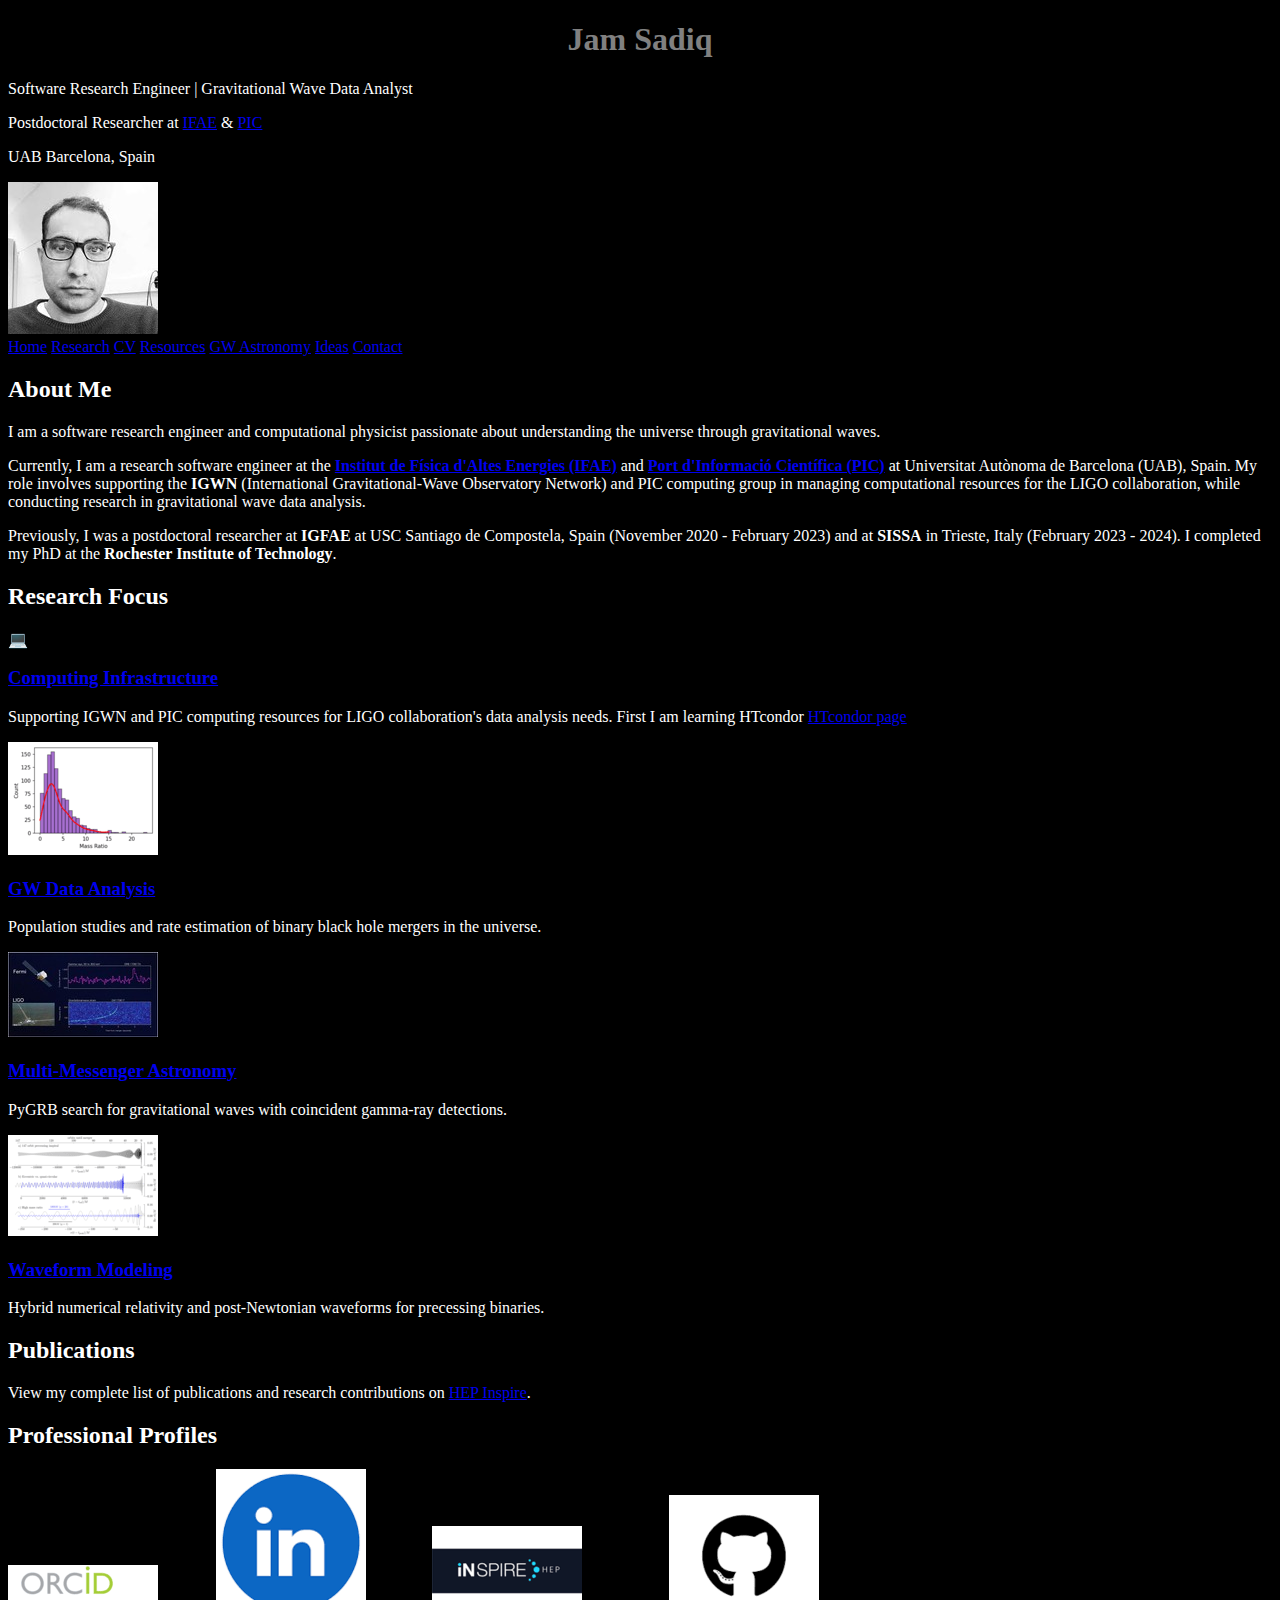
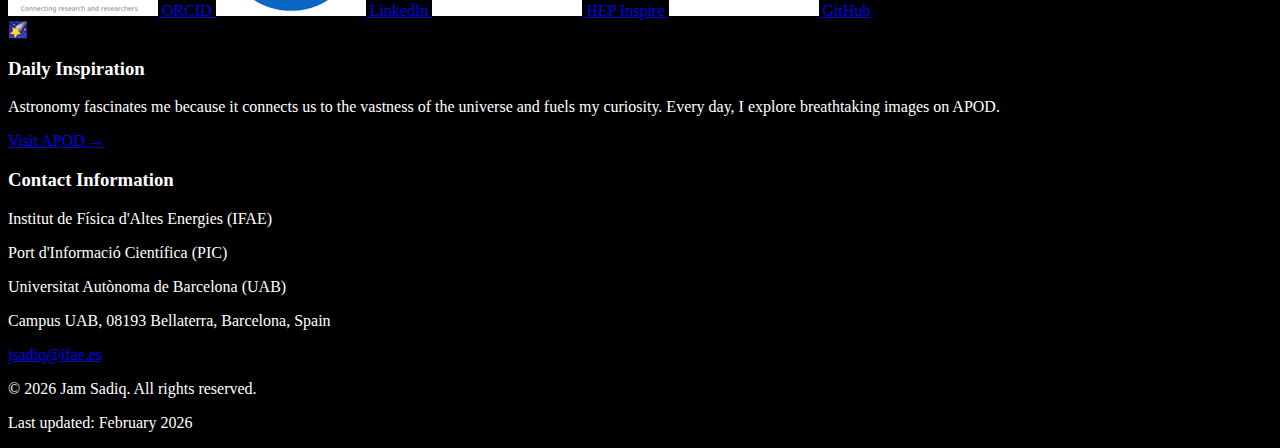
<file: index.html>
<!DOCTYPE html>
<html lang="en">
<head>
    <meta charset="UTF-8">
    <meta name="viewport" content="width=device-width, initial-scale=1.0">
    <meta name="description" content="Jam Sadiq - Computational Physicist and Gravitational Wave Researcher at SISSA, Trieste">
    <meta name="keywords" content="Jam Sadiq, gravitational waves, computational physics, SISSA, astrophysics">
    <meta name="author" content="Jam Sadiq">
    
    <title>Jam Sadiq | Computational Physicist & Gravitational Wave Researcher</title>
    
    <!-- Stylesheet -->
    <link rel="stylesheet" href="assets/css/style.css">
    
    <!-- Google Fonts -->
    <link rel="preconnect" href="https://fonts.googleapis.com">
    <link rel="preconnect" href="https://fonts.gstatic.com" crossorigin>
    <link href="https://fonts.googleapis.com/css2?family=Inter:wght@300;400;500;600;700&family=Playfair+Display:wght@700&display=swap" rel="stylesheet">
    
    <!--[if lt IE 9]>
        <script src="assets/js/html5shiv.js"></script>
    <![endif]-->
</head>
<body>
    <!-- Header Section -->
    <header class="site-header">
        <div class="header-content">
            <div class="header-text">
                <h1 class="site-title">Jam Sadiq</h1>
                <p class="site-subtitle">Software Research Engineer | Gravitational Wave Data Analyst</p>
                <p class="institution">Postdoctoral Researcher at <a href="https://www.ifae.es/" target="_blank" rel="noopener" class="header-link">IFAE</a> & <a href="https://www.pic.es" target="_blank" rel="noopener" class="header-link">PIC</a></p>
                <p class="institution-sub">UAB Barcelona, Spain</p>
            </div>
            <div class="header-image">
                <img src="assets/images/jam_ifae_photo.jpeg" alt="Jam Sadiq - Profile Photo">
            </div>
        </div>
    </header>

    <!-- Navigation -->
    <nav class="main-nav" id="mainnav">
        <div class="nav-container">
            <a href="index.html" class="nav-link active">Home</a>
            <a href="pages/research.html" class="nav-link">Research</a>
            <a href="assets/files/CV_Jam.pdf" class="nav-link" target="_blank">CV</a>
            <a href="pages/astronomy-resources.html" class="nav-link">Resources</a>
            <a href="pages/gravitational-waves.html" class="nav-link">GW Astronomy</a>
            <a href="pages/cool-ideas.html" class="nav-link">Ideas</a>
            <a href="pages/contact.html" class="nav-link">Contact</a>
        </div>
    </nav>

    <!-- Main Content -->
    <main class="main-content">
        <div class="content-wrapper">
            <!-- Main Content Area -->
            <div class="main-column">
                <div class="container">
                    
                    <!-- About Section -->
                    <section class="about-section">
                        <h2 class="section-title">About Me</h2>
                        <div class="about-content">
                            <p class="lead-text">
                                I am a software research engineer and computational physicist passionate about understanding the universe through gravitational waves.
                            </p>
                            <p>
                                Currently, I am a research software engineer at the <strong><a href="https://www.ifae.es/" target="_blank" rel="noopener">Institut de Física d'Altes Energies (IFAE)</a></strong> and <strong><a href="https://www.pic.es" target="_blank" rel="noopener">Port d'Informació Científica (PIC)</a></strong> at Universitat Autònoma de Barcelona (UAB), Spain. My role involves supporting the <strong>IGWN</strong> (International Gravitational-Wave Observatory Network) and PIC computing group in managing computational resources for the LIGO collaboration, while conducting research in gravitational wave data analysis.
                            </p>
                            <p>
                                Previously, I was a postdoctoral researcher at <strong>IGFAE</strong> at USC Santiago de Compostela, Spain (November 2020 - February 2023) and at <strong>SISSA</strong> in Trieste, Italy (February 2023 - 2024). I completed my PhD at the <strong>Rochester Institute of Technology</strong>.
                            </p>
                        </div>
                    </section>

                    <!-- Research Highlights -->
                    <section class="research-section">
                        <h2 class="section-title">Research Focus</h2>
                        <div class="research-grid">
                            <div class="research-card">
                                <div class="card-icon">💻</div>
				<h3><a href="pages/computing-infrastructure.html">Computing Infrastructure</a></h3>
                                <p>Supporting IGWN and PIC computing resources for LIGO collaboration's data analysis needs. First I am learning HTcondor <a href="pages/htcondor_notes.html">HTcondor page</a></p>
                            </div>
                            <div class="research-card">
				    <!-- <div class="card-icon">🌌</div> -->
				    <img src="assets/images/gw_statistics.png" alt="Statistical Analysis" class="card-icon-img">
				     <h3><a href="pages/gw-data-analysis.html">GW Data Analysis</a></h3>
                                <p>Population studies and rate estimation of binary black hole mergers in the universe.</p>
                            </div>
                            <div class="research-card">
				    <!--<div class="card-icon">💫</div>  -->
				    <img src="assets/images/multimessenger.jpg" alt="Multi-messenger Astronomy" class="card-icon-img">
				    <h3><a href="pages/multi-messenger-astronomy.html">Multi-Messenger Astronomy</a></h3>
                                <p>PyGRB search for gravitational waves with coincident gamma-ray detections.</p>
                            </div>
                            <div class="research-card">
				    <!-- <div class="card-icon">🔬</div> -->
				    <img src="assets/images/gw_waveform.png" alt="Gravitational Waveform" class="card-icon-img">
                                <h3><a href="pages/waveform-modeling.html">Waveform Modeling</a></h3>
				    <p>Hybrid numerical relativity and post-Newtonian waveforms for precessing binaries.</p>
                            </div>
                        </div>
                    </section>

                    <!-- Publications -->
                    <section class="publications-section">
                        <h2 class="section-title">Publications</h2>
                        <p>
                            View my complete list of publications and research contributions on 
                            <a href="https://inspirehep.net/authors/1847276" class="external-link" target="_blank" rel="noopener">HEP Inspire</a>.
                        </p>
                    </section>

                    <!-- Professional Links -->
                    <section class="links-section">
                        <h2 class="section-title">Professional Profiles</h2>
                        <div class="links-grid">
                            <a href="https://orcid.org/0000-0001-5931-3624" class="profile-link" target="_blank" rel="noopener">
				  <!--  <span class="link-icon">🆔</span> -->
				  <img src="assets/images/orcidlogo.png" alt="ORCID" class="link-icon-img">
                                <span class="link-text">ORCID</span>
                            </a>
                            <a href="https://www.linkedin.com/in/jam-sadiq-65468b65/" class="profile-link" target="_blank" rel="noopener">
				    <!-- <span class="link-icon">💼</span> -->
				    <img src="assets/images/linkedInlogo.png" alt="LinkedIn" class="link-icon-img">
                                <span class="link-text">LinkedIn</span>
                            </a>
                            <a href="https://inspirehep.net/authors/1847276" class="profile-link" target="_blank" rel="noopener">
				    <!-- <span class="link-icon">📚</span> -->
				    <img src="assets/images/hepinspirelogo.png" alt="HEP Inspire" class="link-icon-img">
                                <span class="link-text">HEP Inspire</span>
                            </a>
                            <a href="https://github.com/jam-sadiq" class="profile-link" target="_blank" rel="noopener">
				   <!--  <span class="link-icon">💻</span> -->
				   <img src="assets/images/githublogo.png" alt="GitHub" class="link-icon-img">
                                <span class="link-text">GitHub</span>
                            </a>
                        </div>
                    </section>

                </div>
            </div>

            <!-- Sidebar -->
            <aside class="sidebar">
                <div class="sidebar-card apod-card">
                    <div class="sidebar-icon">🌠</div>
                    <h3>Daily Inspiration</h3>
                    <p class="sidebar-text">
                        Astronomy fascinates me because it connects us to the vastness of the universe and fuels my curiosity. Every day, I explore breathtaking images on APOD.
                    </p>
                    <a href="http://apod.nasa.gov/apod" target="_blank" rel="noopener" class="sidebar-button">
                        Visit APOD →
                    </a>
                </div>
            </aside>

        </div>
    </main>

    <!-- Footer -->
    <footer class="site-footer">
        <div class="footer-content">
            <div class="footer-info">
                <h3>Contact Information</h3>
                <p class="institution-full">Institut de Física d'Altes Energies (IFAE)</p>
                <p class="institution-full">Port d'Informació Científica (PIC)</p>
                <p>Universitat Autònoma de Barcelona (UAB)</p>
                <p>Campus UAB, 08193 Bellaterra, Barcelona, Spain</p>
                <p>
                    <a href="mailto:jsadiq@ifae.es">jsadiq@ifae.es</a>
                </p>
            </div>
            <div class="footer-bottom">
                <p>&copy; 2026 Jam Sadiq. All rights reserved.</p>
                <p class="footer-note">Last updated: February 2026</p>
            </div>
        </div>
    </footer>

</body>
</html>
</file>
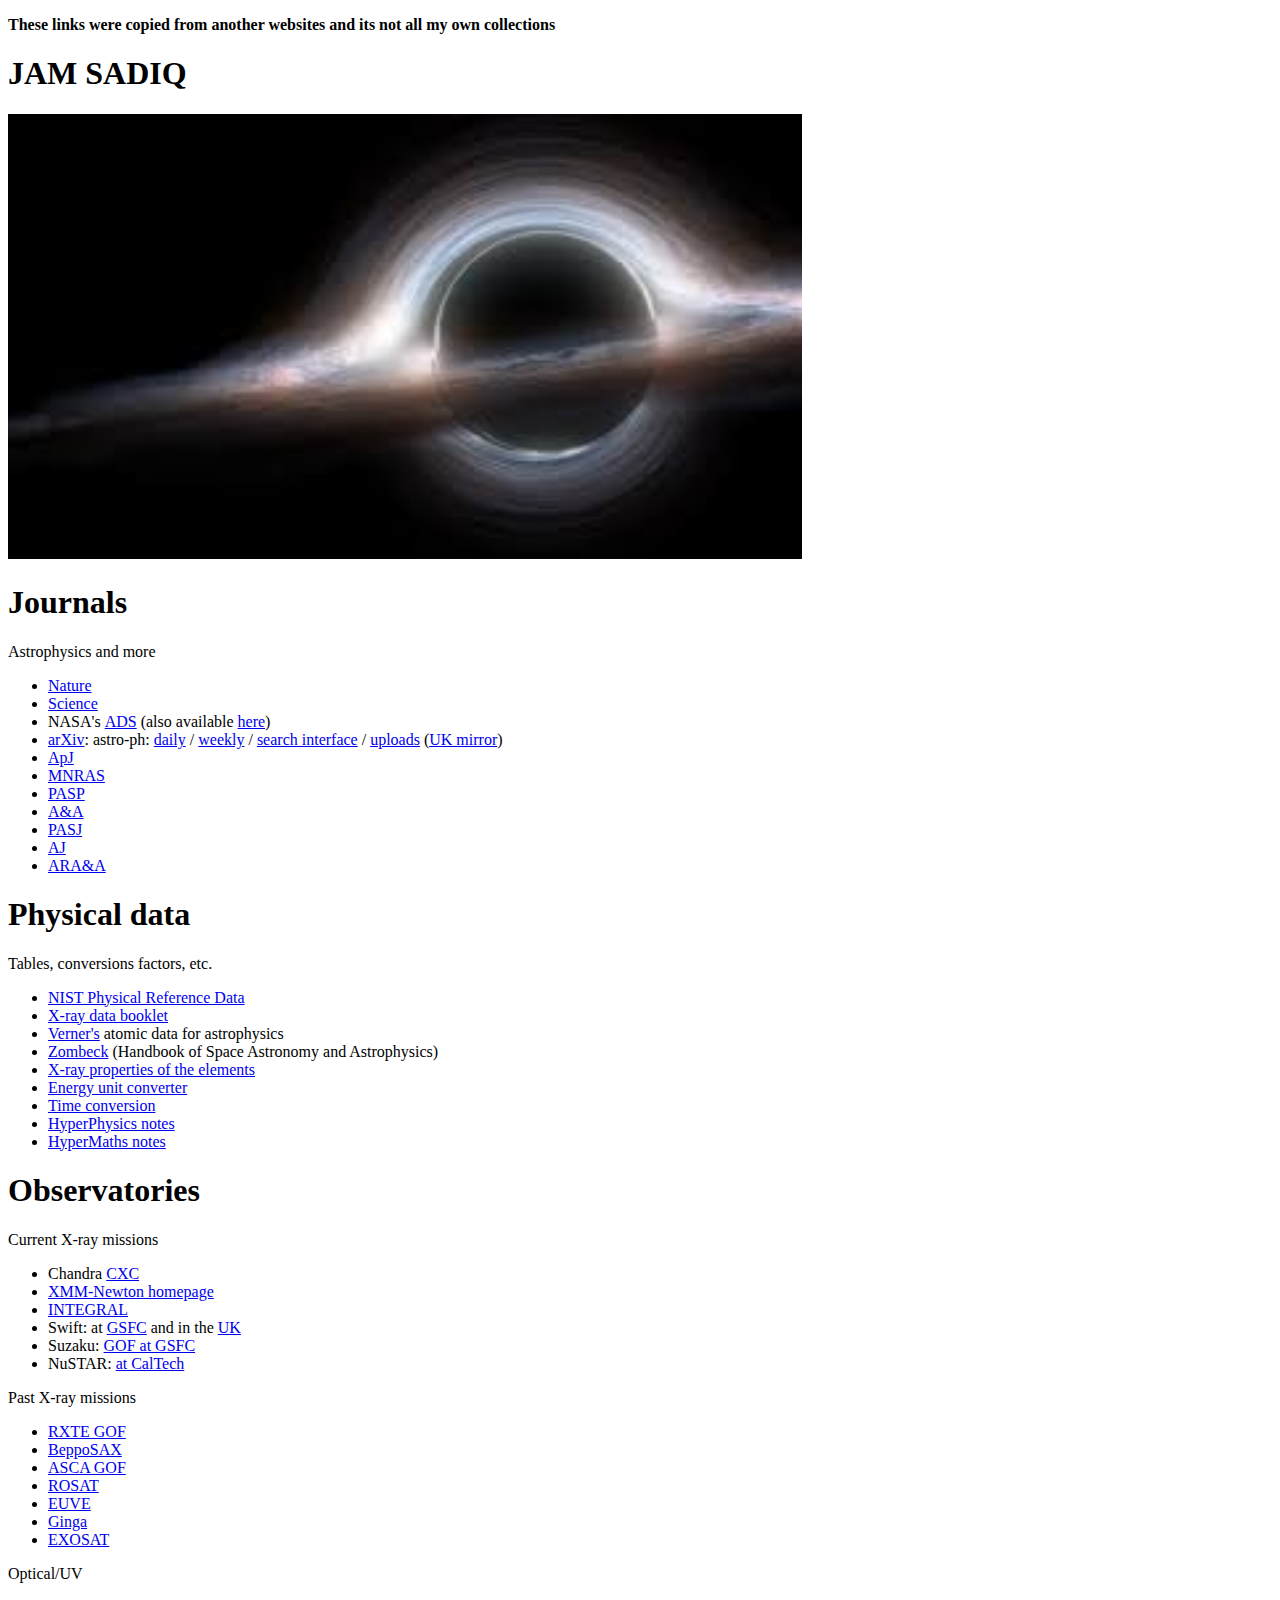
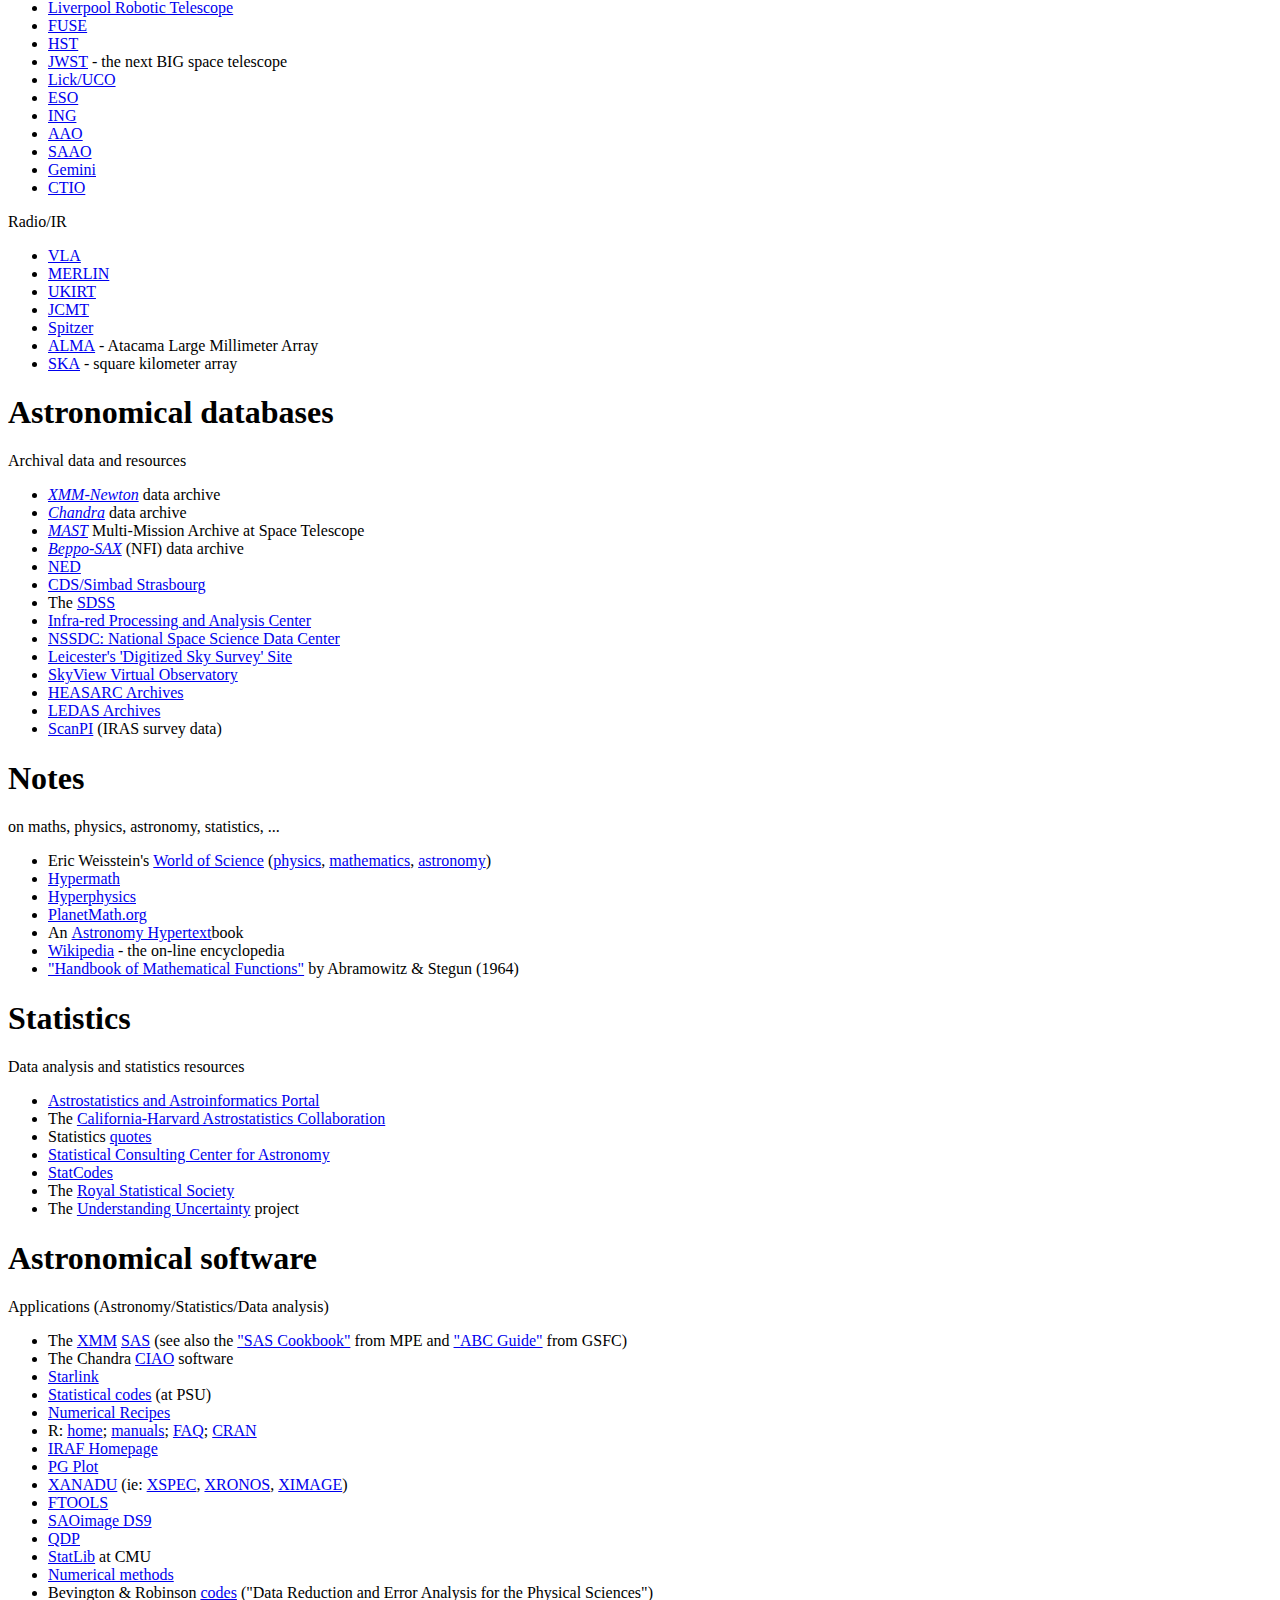
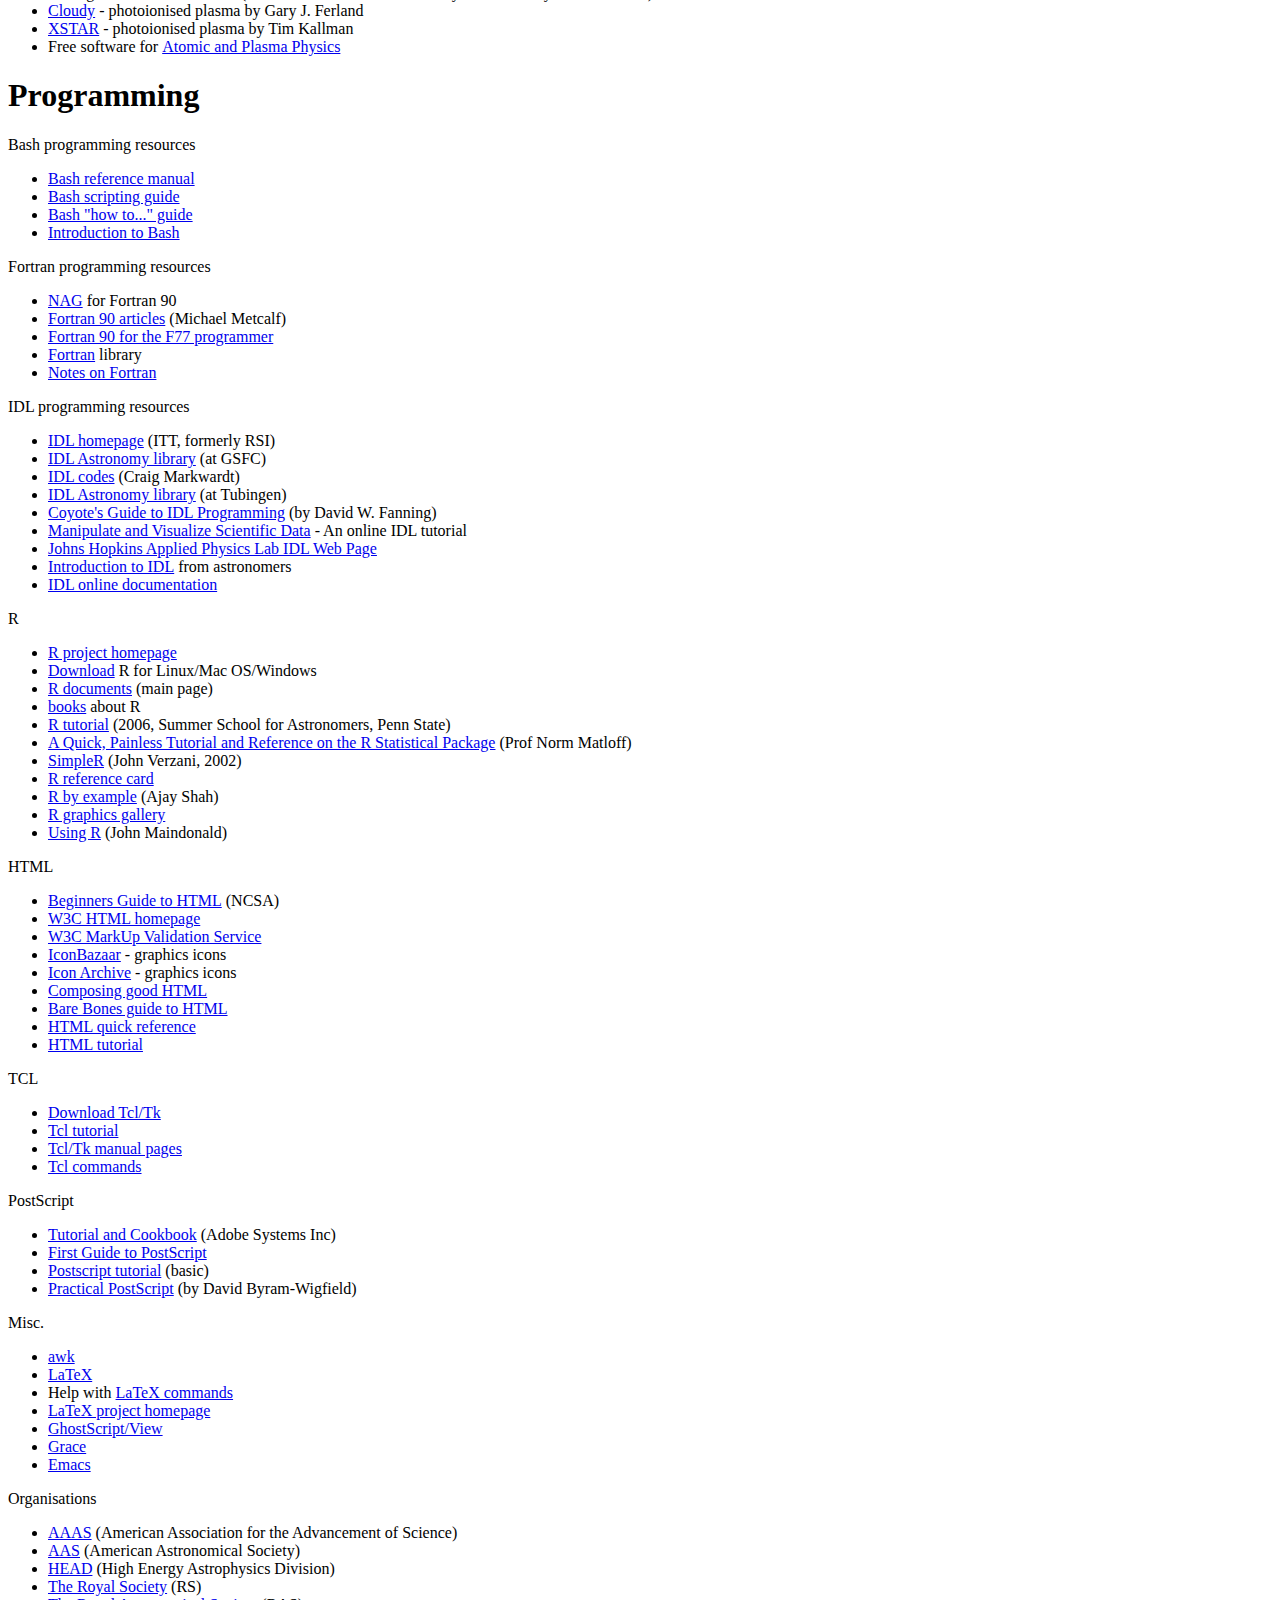
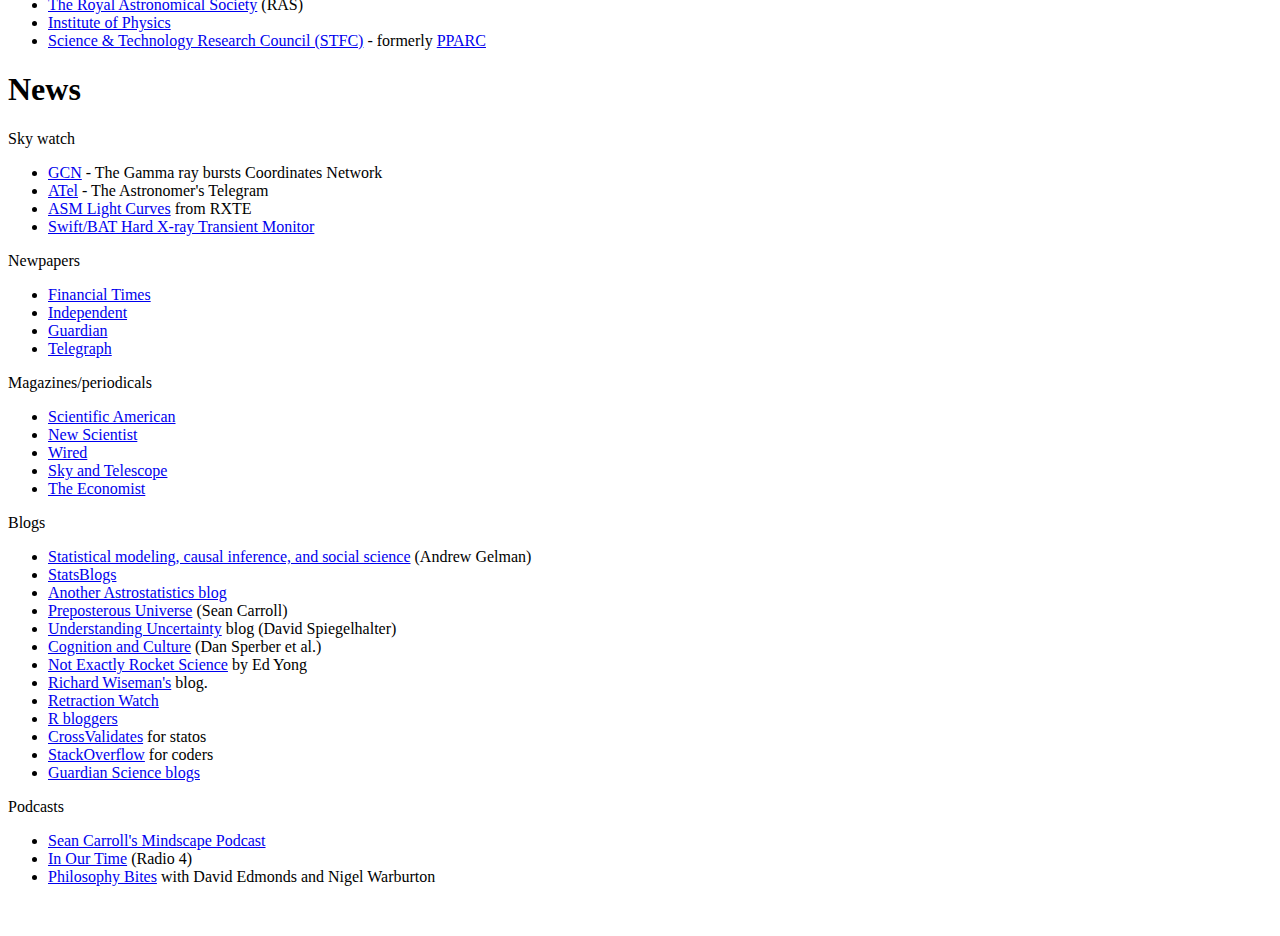
<file: pages/astronomy-resources.html>
<!doctype html>
<html>
<head>
<meta charset="UTF-8">
<title>astronomy useful links</title>
</head>

<body>
<p><strong>These links were copied from another websites and its not all my own collections</strong></p>
<h1 id="journals">JAM SADIQ</h1>
<p><img src="../projects/bayside_beat/images/SMBH1.jpg" width="794" height="445" alt=""/></p>
<h1>Journals</h1>
<div>Astrophysics and more</div>
<ul>
  <li><a href="http://www.nature.com/">Nature</a></li>
  <li><a href="http://www.sciencemag.org/">Science</a></li>
  <li>NASA's <a href="http://ukads.nottingham.ac.uk/abstract_service.html">ADS</a> (also available <a href="http://adsabs.harvard.edu/abstract_service.html">here</a>)</li>
  <li><a href="http://arxiv.org/">arXiv</a>: astro-ph: <a href="http://arxiv.org/list/astro-ph/new">daily</a> / <a href="http://arxiv.org/list/astro-ph/pastweek">weekly</a> / <a href="http://arxiv.org/form/astro-ph?MULTI=form+interface">search interface</a> / <a href="http://arxiv.org/uploads">uploads</a> (<a href="http://uk.arxiv.org/">UK mirror</a>)</li>
  <li><a href="http://www.iop.org/EJ/journal/apj">ApJ</a></li>
  <li><a href="https://academic.oup.com/mnras">MNRAS</a></li>
  <li><a href="http://www.journals.uchicago.edu/PASP/index.html">PASP</a></li>
  <li><a href="http://www.aanda.org/">A&amp;A</a></li>
  <li><a href="http://pasj.asj.or.jp/">PASJ</a></li>
  <li><a href="http://www.journals.uchicago.edu/AJ/">AJ</a></li>
  <li><a href="http://arjournals.annualreviews.org/loi/astro">ARA&amp;A</a></li>
</ul>
<h1 id="data">Physical data</h1>
<div>Tables, conversions factors, etc.</div>
<ul>
  <li><a href="http://physics.nist.gov/PhysRefData/contents.html">NIST Physical Reference Data</a></li>
  <li><a href="http://xdb.lbl.gov/">X-ray data booklet</a></li>
  <li><a href="http://www.pa.uky.edu/%7Everner/atom.html">Verner's</a> atomic data for astrophysics</li>
  <li><a href="http://ads.harvard.edu/books/hsaa/toc.html">Zombeck</a> (Handbook of Space Astronomy and Astrophysics)</li>
  <li><a href="http://xdb.lbl.gov/Section1/Periodic_Table/X-ray_Elements.html">X-ray properties of the elements</a></li>
  <li><a href="http://heasarc.gsfc.nasa.gov/cgi-bin/Tools/energyconv/energyConv.pl">Energy unit converter</a></li>
  <li><a href="http://heasarc.gsfc.nasa.gov/cgi-bin/Tools/xTime/xTime.pl">Time conversion</a></li>
  <li><a href="http://hyperphysics.phy-astr.gsu.edu/hbase/hph.html">HyperPhysics notes</a></li>
  <li><a href="http://hyperphysics.phy-astr.gsu.edu/hbase/hmat.html#hmath">HyperMaths notes</a></li>
</ul>
<h1 id="obs">Observatories</h1>
<div>Current X-ray missions</div>
<ul>
  <li>Chandra <a href="http://asc.harvard.edu/">CXC</a></li>
  <li><a href="http://xmm.esac.esa.int/">XMM-Newton homepage</a></li>
  <li><a href="http://astro.estec.esa.nl/SA-general/Projects/Integral/integral.html">INTEGRAL</a></li>
  <li>Swift: at <a href="http://swift.gsfc.nasa.gov/">GSFC</a> and in the <a href="http://www.swift.ac.uk/">UK</a></li>
  <li>Suzaku: <a href="http://heasarc.gsfc.nasa.gov/docs/suzaku/astroegof.html">GOF at GSFC</a></li>
  <li>NuSTAR: <a href="http://www.nustar.caltech.edu/">at CalTech</a></li>
</ul>
<div>Past X-ray missions</div>
<ul>
  <li><a href="http://legacy.gsfc.nasa.gov/docs/xte/xte_1st.html">RXTE GOF</a></li>
  <li><a href="http://brunello.sdc.asi.it/">BeppoSAX</a></li>
  <li><a href="http://legacy.gsfc.nasa.gov/docs/asca/">ASCA GOF</a></li>
  <li><a href="http://ledas-www.star.le.ac.uk/rosat-goc/">ROSAT</a></li>
  <li><a href="http://heasarc.gsfc.nasa.gov/docs/euve/euvegof.html">EUVE</a></li>
  <li><a href="http://heasarc.gsfc.nasa.gov/docs/ginga/ginga_about.html">Ginga</a></li>
  <li><a href="http://heasarc.gsfc.nasa.gov/docs/exosat/exosat_about.html">EXOSAT</a></li>
</ul>
<div>Optical/UV</div>
<ul>
  <li><a href="http://telescope.livjm.ac.uk/">Liverpool Robotic Telescope</a></li>
  <li><a href="http://fuse.pha.jhu.edu/">FUSE</a></li>
  <li><a href="http://www.stsci.edu/">HST</a></li>
  <li><a href="http://www.jwst.nasa.gov/">JWST</a> - the next BIG space telescope</li>
  <li><a href="http://www.ucolick.org./">Lick/UCO</a></li>
  <li><a href="http://www.hq.eso.org/eso-homepage.html">ESO</a></li>
  <li><a href="http://www.ing.iac.es/">ING</a></li>
  <li><a href="http://www.aao.gov.au/">AAO</a></li>
  <li><a href="http://www.saao.ac.za/">SAAO</a></li>
  <li><a href="http://www.gemini.edu/">Gemini</a></li>
  <li><a href="http://www.ctio.noao.edu/">CTIO</a></li>
</ul>
<div>Radio/IR</div>
<ul>
  <li><a href="http://www.vla.nrao.edu/">VLA</a></li>
  <li><a href="http://www.jb.man.ac.uk/merlin/">MERLIN</a></li>
  <li><a href="http://www.jach.hawaii.edu/JACpublic/UKIRT/">UKIRT</a></li>
  <li><a href="http://www.jach.hawaii.edu/JACpublic/JCMT/">JCMT</a></li>
  <li><a href="http://www.spitzer.caltech.edu/">Spitzer</a></li>
  <li><a href="http://www.alma.nrao.edu/">ALMA</a> - Atacama Large Millimeter Array</li>
  <li><a href="http://www.skatelescope.org/">SKA</a> - square kilometer array</li>
</ul>
<h1 id="bases">Astronomical databases</h1>
<div>Archival data and resources</div>
<ul>
  <li><a href="http://xmm.esac.esa.int/xsa/index.shtml"><em>XMM-Newton</em></a> data archive</li>
  <li><a href="http://cxc.harvard.edu/cda/"><em>Chandra</em></a> data archive</li>
  <li><em><a href="http://archive.stsci.edu/hst/index.html">MAST</a></em> Multi-Mission Archive at Space Telescope</li>
  <li><em><a href="http://www.asdc.asi.it/mmia/index.php?mission=saxnfi">Beppo-SAX</a></em> (NFI) data archive</li>
  <li><a href="http://nedwww.ipac.caltech.edu/">NED</a></li>
  <li><a href="http://cdsweb.u-strasbg.fr/CDS.html">CDS/Simbad Strasbourg</a></li>
  <li>The <a href="http://www.sdss.org/">SDSS</a></li>
  <li><a href="http://www.ipac.caltech.edu/">Infra-red Processing and Analysis Center</a></li>
  <li><a href="http://nssdc.gsfc.nasa.gov/">NSSDC: National Space Science Data Center</a></li>
  <li><a href="http://ledas-www.star.le.ac.uk/DSSimage">Leicester's 'Digitized Sky Survey' Site</a></li>
  <li><a href="http://skyview.gsfc.nasa.gov/">SkyView Virtual Observatory</a></li>
  <li><a href="http://heasarc.gsfc.nasa.gov/">HEASARC Archives</a></li>
  <li><a href="http://ledas-www.star.le.ac.uk/">LEDAS Archives</a></li>
  <li><a href="http://www.ipac.caltech.edu/ipac/services/xscanpi.html">ScanPI</a> (IRAS survey data)</li>
</ul>
<h1 id="notes">Notes</h1>
<div>on maths, physics, astronomy, statistics, ...</div>
<ul>
  <li>Eric Weisstein's <a href="http://scienceworld.wolfram.com/">World of Science</a> (<a href="http://scienceworld.wolfram.com/physics/">physics</a>, <a href="http://mathworld.wolfram.com/">mathematics</a>, <a href="http://scienceworld.wolfram.com/astronomy/">astronomy</a>)</li>
  <li><a href="http://hyperphysics.phy-astr.gsu.edu/hbase/hmat.html#hmath">Hypermath</a></li>
  <li><a href="http://hyperphysics.phy-astr.gsu.edu/hbase/hph.html">Hyperphysics</a></li>
  <li><a href="http://planetmath.org/">PlanetMath.org</a></li>
  <li>An <a href="http://zebu.uoregon.edu/text.html">Astronomy Hypertext</a>book</li>
  <li><a href="http://en.wikipedia.org/wiki/Main_Page">Wikipedia</a> - the on-line encyclopedia</li>
  <li><a href="http://www.convertit.com/Go/ConvertIt/Reference/AMS55.ASP">"Handbook of Mathematical Functions"</a> by Abramowitz &amp; Stegun (1964)</li>
</ul>
<h1 id="stats">Statistics</h1>
<div>Data analysis and statistics resources</div>
<ul>
  <li><a href="https://asaip.psu.edu/">Astrostatistics and Astroinformatics Portal</a></li>
  <li>The <a href="http://hea-www.harvard.edu/AstroStat/">California-Harvard Astrostatistics Collaboration</a></li>
  <li>Statistics <a href="http://www.math.wpi.edu/Course_Materials/SAS/quotes.html">quotes</a></li>
  <li><a href="http://www.stat.psu.edu/%7Emga/scca/">Statistical Consulting Center for Astronomy</a></li>
  <li><a href="http://www.astro.psu.edu/statcodes/">StatCodes</a></li>
  <li>The <a href="http://www.rss.org.uk/">Royal Statistical Society</a></li>
  <li>The <a href="http://understandinguncertainty.org/">Understanding Uncertainty</a> project</li>
</ul>
<h1 id="software">Astronomical software</h1>
<div>Applications (Astronomy/Statistics/Data analysis)</div>
<ul>
  <li>The <a href="http://xmm.esac.esa.int/">XMM</a> <a href="http://xmm.esac.esa.int/external/xmm_data_analysis/">SAS</a> (see also the <a href="http://www.mpe.mpg.de/xray/wave/xmm/cookbook/index.php">"SAS Cookbook"</a> from MPE and <a href="http://heasarc.gsfc.nasa.gov/docs/xmm/abc/abc.html">"ABC Guide"</a> from GSFC)</li>
  <li>The Chandra <a href="http://asc.harvard.edu/ciao/intro/">CIAO</a> software</li>
  <li><a href="http://star-www.rl.ac.uk/">Starlink</a></li>
  <li><a href="http://www.astro.psu.edu/statcodes/">Statistical codes</a> (at PSU)</li>
  <li><a href="http://www.nr.com/">Numerical Recipes</a></li>
  <li>R: <a href="http://www.r-project.org/">home</a>; <a href="http://cran.r-project.org/manuals.html">manuals</a>; <a href="http://cran.r-project.org/doc/FAQ/R-FAQ.html">FAQ</a>; <a href="http://cran.r-project.org/">CRAN</a></li>
  <li><a href="http://iraf.noao.edu/iraf/web/">IRAF Homepage</a></li>
  <li><a href="http://www.astro.caltech.edu/%7Etjp/pgplot/">PG Plot</a></li>
  <li><a href="http://legacy.gsfc.nasa.gov/docs/xanadu/">XANADU</a> (ie: <a href="http://legacy.gsfc.nasa.gov/docs/xanadu/xspec/index.html">XSPEC</a>, <a href="http://legacy.gsfc.nasa.gov/docs/xanadu/xronos/xronos.html">XRONOS</a>, <a href="http://legacy.gsfc.nasa.gov/docs/xanadu/ximage/ximage.html">XIMAGE</a>)</li>
  <li><a href="http://legacy.gsfc.nasa.gov/docs/software/ftools/ftools_menu.html">FTOOLS</a></li>
  <li><a href="http://hea-www.harvard.edu/RD/ds9/">SAOimage DS9</a></li>
  <li><a href="http://heasarc.gsfc.nasa.gov/docs/software/ftools/others/qdp/node3.html">QDP</a></li>
  <li><a href="http://lib.stat.cmu.edu/">StatLib</a> at CMU</li>
  <li><a href="http://tonic.physics.sunysb.edu/ntg/Links.html">Numerical methods</a></li>
  <li>Bevington &amp; Robinson <a href="http://highered.mcgraw-hill.com/sites/0072472278/">codes</a> ("Data Reduction and Error Analysis for the Physical Sciences")</li>
  <li><a href="http://www.nublado.org/">Cloudy</a> - photoionised plasma by Gary J. Ferland</li>
  <li><a href="http://heasarc.gsfc.nasa.gov/docs/software/xstar/xstar.html">XSTAR</a> - photoionised plasma by Tim Kallman</li>
  <li>Free software for <a href="http://plasma-gate.weizmann.ac.il/FSfAPP.html">Atomic and Plasma Physics</a></li>
</ul>
<h1 id="code">Programming</h1>
<div>Bash programming resources</div>
<ul>
  <li><a href="http://www.gnu.org/manual/bash-2.02/html_chapter/bashref_toc.html">Bash reference manual</a></li>
  <li><a href="http://en.tldp.org/LDP/abs/html/">Bash scripting guide</a></li>
  <li><a href="http://en.tldp.org/HOWTO/Bash-Prog-Intro-HOWTO.html">Bash "how to..." guide</a></li>
  <li><a href="http://www.beforever.com/bashtut.htm">Introduction to Bash</a></li>
</ul>
<div>Fortran programming resources</div>
<ul>
  <li><a href="http://www.nag.com/numeric/FN/manual/html/FNlibrarymanual.asp">NAG</a> for Fortran 90</li>
  <li><a href="http://wwwasdoc.web.cern.ch/wwwasdoc/f90.html">Fortran 90 articles</a> (Michael Metcalf)</li>
  <li><a href="http://www.nsc.liu.se/%7Eboein/f77to90/f77to90.html">Fortran 90 for the F77 programmer</a></li>
  <li><a href="http://www.fortranlib.com/">Fortran</a> library</li>
  <li><a href="http://www.ibiblio.org/pub/languages/fortran/unfp.html">Notes on Fortran</a></li>
</ul>
<div>IDL programming resources</div>
<ul>
  <li><a href="http://www.ittvis.com/idl/index.asp">IDL homepage</a> (ITT, formerly RSI)</li>
  <li><a href="http://idlastro.gsfc.nasa.gov/homepage.html">IDL Astronomy library</a> (at GSFC)</li>
  <li><a href="http://astrog.physics.wisc.edu/%7Ecraigm/idl/idl.html">IDL codes</a> (Craig Markwardt)</li>
  <li><a href="http://astro.uni-tuebingen.de/software/idl/aitlib/index.shtml">IDL Astronomy library</a> (at Tubingen)</li>
  <li><a href="http://www.dfanning.com/">Coyote's Guide to IDL Programming</a> (by David W. Fanning)</li>
  <li><a href="http://scv.bu.edu/SCV/Tutorials/IDL/idl_webtut.html">Manipulate and Visualize Scientific Data</a> - An online IDL tutorial</li>
  <li><a href="http://fermi.jhuapl.edu/s1r/idl/s1rlib/local_idl.html">Johns Hopkins Applied Physics Lab IDL Web Page</a></li>
  <li><a href="http://www.astro.virginia.edu/class/oconnell/astr511/IDLguide.html">Introduction to IDL</a> from astronomers</li>
  <li><a href="http://star.pst.qub.ac.uk/idl/">IDL online documentation</a></li>
</ul>
<div>R</div>
<ul>
  <li><a href="http://www.r-project.org/">R project homepage</a></li>
  <li><a href="http://cran.r-project.org/">Download</a> R for Linux/Mac OS/Windows</li>
  <li><a href="http://cran.r-project.org/other-docs.html">R documents</a> (main page)</li>
  <li><a href="http://www.r-project.org/doc/bib/R-books.html">books</a> about R</li>
  <li><a href="http://www.astrostatistics.psu.edu/datasets/2006tutorial/index.html">R tutorial</a> (2006, Summer School for Astronomers, Penn State)</li>
  <li><a href="http://heather.cs.ucdavis.edu/%7Ematloff/r.html">A Quick, Painless Tutorial and Reference on the R Statistical Package</a> (Prof Norm Matloff)</li>
  <li><a href="http://www.math.csi.cuny.edu/Statistics/R/simpleR/printable/simpleR.pdf">SimpleR</a> (John Verzani, 2002)</li>
  <li><a href="http://cran.r-project.org/doc/contrib/Short-refcard.pdf">R reference card</a></li>
  <li><a href="http://www.mayin.org/ajayshah/KB/R/index.html">R by example</a> (Ajay Shah)</li>
  <li><a href="http://addictedtor.free.fr/graphiques/">R graphics gallery</a></li>
  <li><a href="http://wwwmaths.anu.edu.au/%7Ejohnm/r/usingR.pdf">Using R</a> (John Maindonald)</li>
</ul>
<div>HTML</div>
<ul>
  <li><a href="http://archive.ncsa.uiuc.edu/General/Internet/WWW/HTMLPrimer.html">Beginners Guide to HTML</a> (NCSA)</li>
  <li><a href="http://www.w3.org/MarkUp/">W3C HTML homepage</a></li>
  <li><a href="http://validator.w3.org/">W3C MarkUp Validation Service</a></li>
  <li><a href="http://www.iconbazaar.com/">IconBazaar</a> - graphics icons</li>
  <li><a href="http://www.iconarchive.com/">Icon Archive</a> - graphics icons</li>
  <li><a href="http://www.ology.org/tilt/cgh/">Composing good HTML</a></li>
  <li><a href="http://werbach.com/barebones/barebones.html">Bare Bones guide to HTML</a></li>
  <li><a href="http://www.ku.edu/%7Eacs/docs/other/HTML_quick.shtml">HTML quick reference</a></li>
  <li><a href="http://www.htmlcodetutorial.com/">HTML tutorial</a></li>
</ul>
<div>TCL</div>
<ul>
  <li><a href="http://www.tcl.tk/software/tcltk/">Download Tcl/Tk</a></li>
  <li><a href="http://www.tcl.tk/man/tcl8.5/tutorial/tcltutorial.html">Tcl tutorial</a></li>
  <li><a href="http://www.tcl.tk/man/">Tcl/Tk manual pages</a></li>
  <li><a href="http://dev.scriptics.com/man/tcl8.1/TclCmd/contents.htm">Tcl commands</a></li>
</ul>
<div>PostScript</div>
<ul>
  <li><a href="http://www-cdf.fnal.gov/offline/PostScript/BLUEBOOK.PDF">Tutorial and Cookbook</a> (Adobe Systems Inc)</li>
  <li><a href="http://www.cs.indiana.edu/docproject/programming/postscript/postscript.html">First Guide to PostScript</a></li>
  <li><a href="http://astronomy.swin.edu.au/%7Epbourke/dataformats/postscript/">Postscript tutorial</a> (basic)</li>
  <li><a href="http://www.cappella.demon.co.uk/bookpdfs/pracpost.pdf">Practical PostScript</a> (by David Byram-Wigfield)</li>
</ul>
<div>Misc.</div>
<ul>
  <li><a href="http://www.grymoire.com/Unix/Awk.html">awk</a></li>
  <li><a href="http://www.loria.fr/services/tex/english/index.html">LaTeX</a></li>
  <li>Help with <a href="http://www.giss.nasa.gov/latex/ltx-2.html">LaTeX commands</a></li>
  <li><a href="http://www.latex-project.org/">LaTeX project homepage</a></li>
  <li><a href="http://www.cs.wisc.edu/%7Eghost/">GhostScript/View</a></li>
  <li><a href="http://plasma-gate.weizmann.ac.il/Grace/">Grace</a></li>
  <li><a href="http://www.gnu.org/directory/All_GNU_Packages/emacs.html">Emacs</a></li>
</ul>
<div>Organisations</div>
<ul>
  <li><a href="http://www.aaas.org/">AAAS</a> (American Association for the Advancement of Science)</li>
  <li><a href="http://www.aas.org/">AAS</a> (American Astronomical Society)</li>
  <li><a href="http://www.aas.org/head/">HEAD</a> (High Energy Astrophysics Division)</li>
  <li><a href="http://www.royalsoc.ac.uk/">The Royal Society</a> (RS)</li>
  <li><a href="http://www.ras.org.uk/">The Royal Astronomical Society</a> (RAS)</li>
  <li><a href="http://www.iop.org/">Institute of Physics</a></li>
  <li><a href="http://www.scitech.ac.uk/">Science &amp; Technology Research Council (STFC)</a> - formerly <a href="http://www.pparc.ac.uk/home_old.asp">PPARC</a></li>
</ul>
<h1 id="news">News</h1>
<div>Sky watch</div>
<ul>
  <li><a href="http://gcn.gsfc.nasa.gov/">GCN</a> - The Gamma ray bursts Coordinates Network</li>
  <li><a href="http://www.astronomerstelegram.org/">ATel</a> - The Astronomer's Telegram</li>
  <li><a href="http://xte.mit.edu/ASM_lc.html">ASM Light Curves</a> from RXTE</li>
  <li><a href="http://swift.gsfc.nasa.gov/docs/swift/results/transients/">Swift/BAT Hard X-ray Transient Monitor</a></li>
</ul>
<div>Newpapers</div>
<ul>
  <li><a href="http://news.ft.com/home/uk">Financial Times</a></li>
  <li><a href="http://www.independent.co.uk/">Independent</a></li>
  <li><a href="http://www.guardian.co.uk/">Guardian</a></li>
  <li><a href="http://www.telegraph.co.uk/">Telegraph</a></li>
</ul>
<div>Magazines/periodicals</div>
<ul>
  <li><a href="http://www.sciam.com/">Scientific American</a></li>
  <li><a href="http://www.newscientist.com/">New Scientist</a></li>
  <li><a href="http://www.wired.com/">Wired</a></li>
  <li><a href="http://skyandtelescope.com/">Sky and Telescope</a></li>
  <li><a href="http://www.economist.com/">The Economist</a></li>
</ul>
<div>Blogs</div>
<ul>
  <li><a href="http://www.stat.columbia.edu/%7Egelman/blog/">Statistical modeling, causal inference, and social science</a> (Andrew Gelman)</li>
  <li><a href="http://www.statsblogs.com/">StatsBlogs</a></li>
  <li><a href="http://astrostatistics.wordpress.com/">Another Astrostatistics blog</a></li>
  <li><a href="http://www.preposterousuniverse.com/blog/">Preposterous Universe</a> (Sean Carroll)</li>
  <li><a href="http://understandinguncertainty.org/blog">Understanding Uncertainty</a> blog (David Spiegelhalter)</li>
  <li><a href="http://www.cognitionandculture.net/index.php">Cognition and Culture</a> (Dan Sperber et al.)</li>
  <li><a href="http://phenomena.nationalgeographic.com/blog/not-exactly-rocket-science/">Not Exactly Rocket Science</a> by Ed Yong</li>
  <li><a href="http://richardwiseman.wordpress.com/blog-2/">Richard Wiseman's</a> blog.</li>
  <li><a href="http://retractionwatch.wordpress.com/">Retraction Watch</a></li>
  <li><a href="http://www.r-bloggers.com/">R bloggers</a></li>
  <li><a href="http://stats.stackexchange.com/">CrossValidates</a> for statos</li>
  <li><a href="http://stackoverflow.com/">StackOverflow</a> for coders</li>
  <li><a href="http://www.guardian.co.uk/science-blogs">Guardian Science blogs</a></li>
</ul>
<div>Podcasts</div>
<ul>
 <li><a href=" https://www.preposterousuniverse.com/podcast/">Sean Carroll's Mindscape Podcast</li>
  <li><a href="http://www.bbc.co.uk/radio4/history/inourtime/">In Our Time</a> (Radio 4)</li>
  <li><a href="http://www.philosophybites.com/">Philosophy Bites</a> with David Edmonds and Nigel Warburton</li>
</ul>
<p>&nbsp;</p>
</body>
</html>
</file>
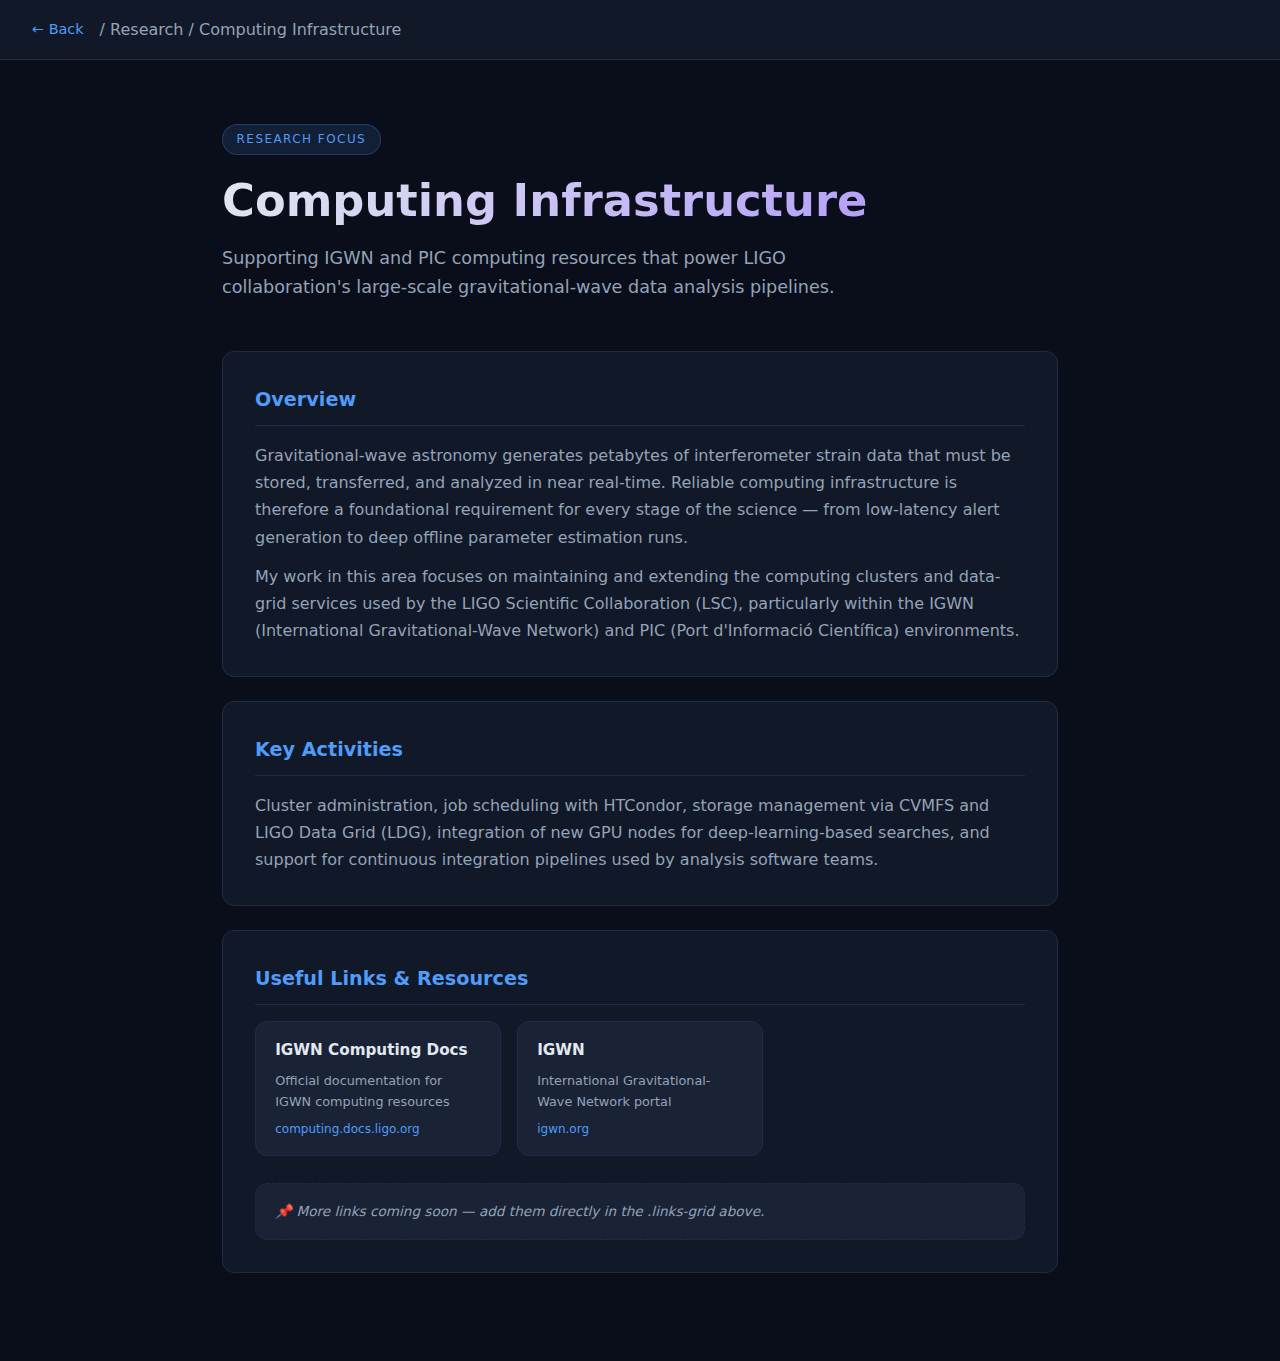
<file: pages/computing-infrastructure.html>
<!DOCTYPE html>
<html lang="en">
<head>
  <meta charset="UTF-8" />
  <meta name="viewport" content="width=device-width, initial-scale=1.0" />
  <title>Computing Infrastructure – Research</title>
  <link rel="stylesheet" href="research-page.css" />
</head>
<body>

  <!-- Navigation -->
  <nav class="top-nav">
    <a href="../index.html" class="back-btn">&#8592; Back</a>
    <span class="nav-title">/ Research / Computing Infrastructure</span>
  </nav>

  <!-- Hero -->
  <header class="page-hero">
    <span class="tag">Research Focus</span>
    <h1>Computing Infrastructure</h1>
    <p class="lead">
      Supporting IGWN and PIC computing resources that power LIGO collaboration's
      large-scale gravitational-wave data analysis pipelines.
    </p>
  </header>

  <!-- Content -->
  <main class="page-content">

    <div class="content-block">
      <h2>Overview</h2>
      <p>
        Gravitational-wave astronomy generates petabytes of interferometer strain data
        that must be stored, transferred, and analyzed in near real-time. Reliable
        computing infrastructure is therefore a foundational requirement for every
        stage of the science — from low-latency alert generation to deep offline
        parameter estimation runs.
      </p>
      <p>
        My work in this area focuses on maintaining and extending the computing
        clusters and data-grid services used by the LIGO Scientific Collaboration (LSC),
        particularly within the IGWN (International Gravitational-Wave Network) and
        PIC (Port d'Informació Científica) environments.
      </p>
    </div>

    <div class="content-block">
      <h2>Key Activities</h2>
      <p>
        Cluster administration, job scheduling with HTCondor, storage management
        via CVMFS and LIGO Data Grid (LDG), integration of new GPU nodes for
        deep-learning-based searches, and support for continuous integration
        pipelines used by analysis software teams.
      </p>
    </div>

    <!-- ═══════════════════════════════════════════
         LINKS SECTION — add your links here
         Each .link-card takes:  href, .link-name, .link-desc, .link-url
    ══════════════════════════════════════════════ -->
    <div class="content-block">
      <h2>Useful Links &amp; Resources</h2>
      <div class="links-grid">

        <a href="https://computing.docs.ligo.org" target="_blank" class="link-card">
          <span class="link-name">IGWN Computing Docs</span>
          <span class="link-desc">Official documentation for IGWN computing resources</span>
          <span class="link-url">computing.docs.ligo.org</span>
        </a>

        <a href="https://www.igwn.org" target="_blank" class="link-card">
          <span class="link-name">IGWN</span>
          <span class="link-desc">International Gravitational-Wave Network portal</span>
          <span class="link-url">igwn.org</span>
        </a>

        <!-- ✏️ Add more link cards here — copy the block above -->

      </div>
      <br>
      <p class="placeholder-note">
        📌 More links coming soon — add them directly in the .links-grid above.
      </p>
    </div>

  </main>
</body>
</html>
</file>
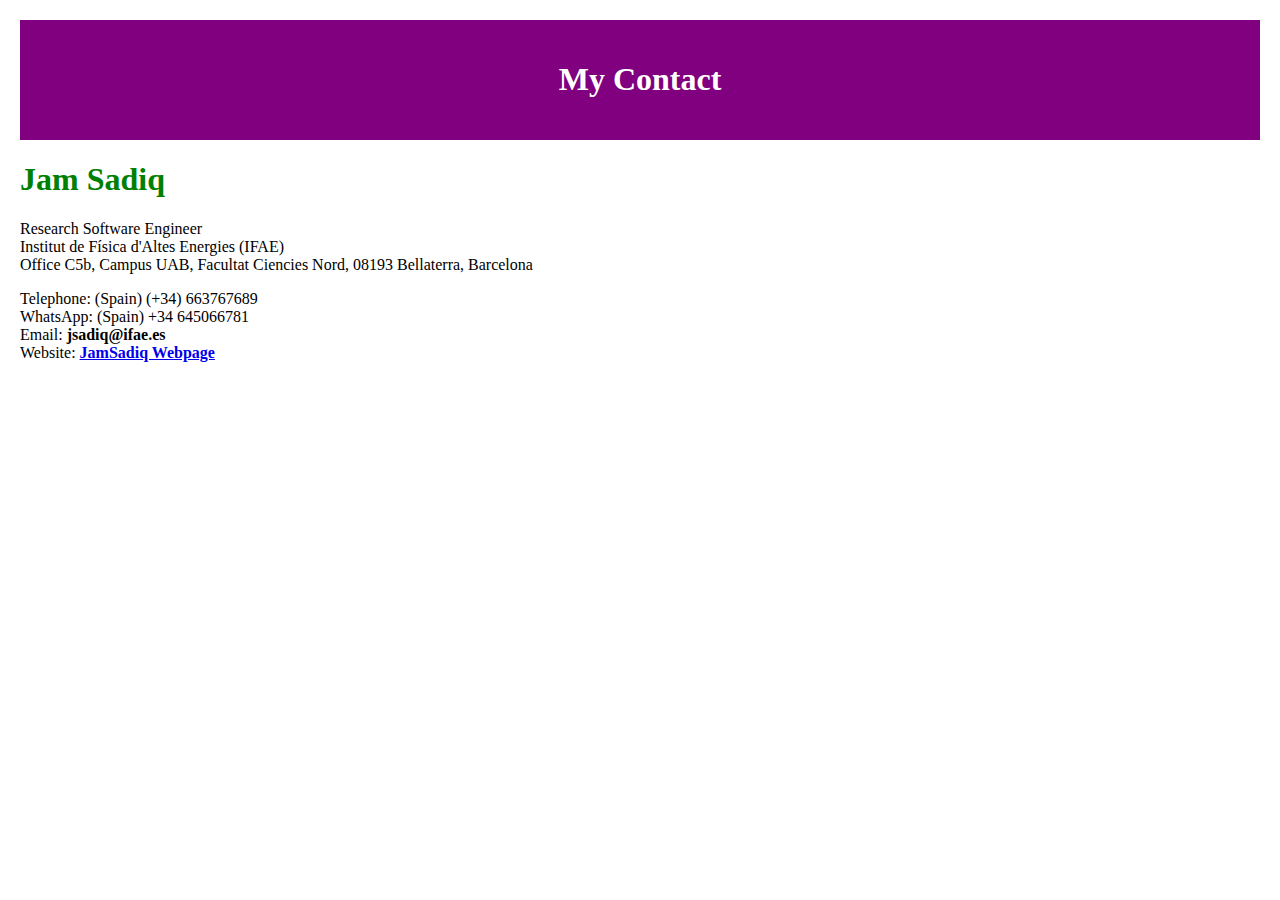
<file: pages/contact.html>
<!doctype html>
<!doctype html>
<html>
<head>
    <style>
      body {margin: 20px;}
            .header {color: white;background-color: purple;
                padding: 20px; text-align: center;}
          </style>
</head>
<body>
<div class="header">
        <h1> My Contact </h1>
 </div>  

<body>
       
       <h1 style="color:green;">Jam Sadiq</h1>
       Research Software Engineer <br>
   Institut de Física d'Altes Energies (IFAE)<br>
  Office C5b,  Campus UAB, Facultat Ciencies Nord, 08193 Bellaterra, Barcelona<br>
<p>Telephone: (Spain) (+34) 663767689 <br>
  WhatsApp: (Spain) +34 645066781 <br>
  Email:<strong> jsadiq@ifae.es</strong><br>
   
  Website: <strong><a href=https://jam-sadiq.github.io/>JamSadiq Webpage</a></strong></p>
</body> 
</html>
</file>
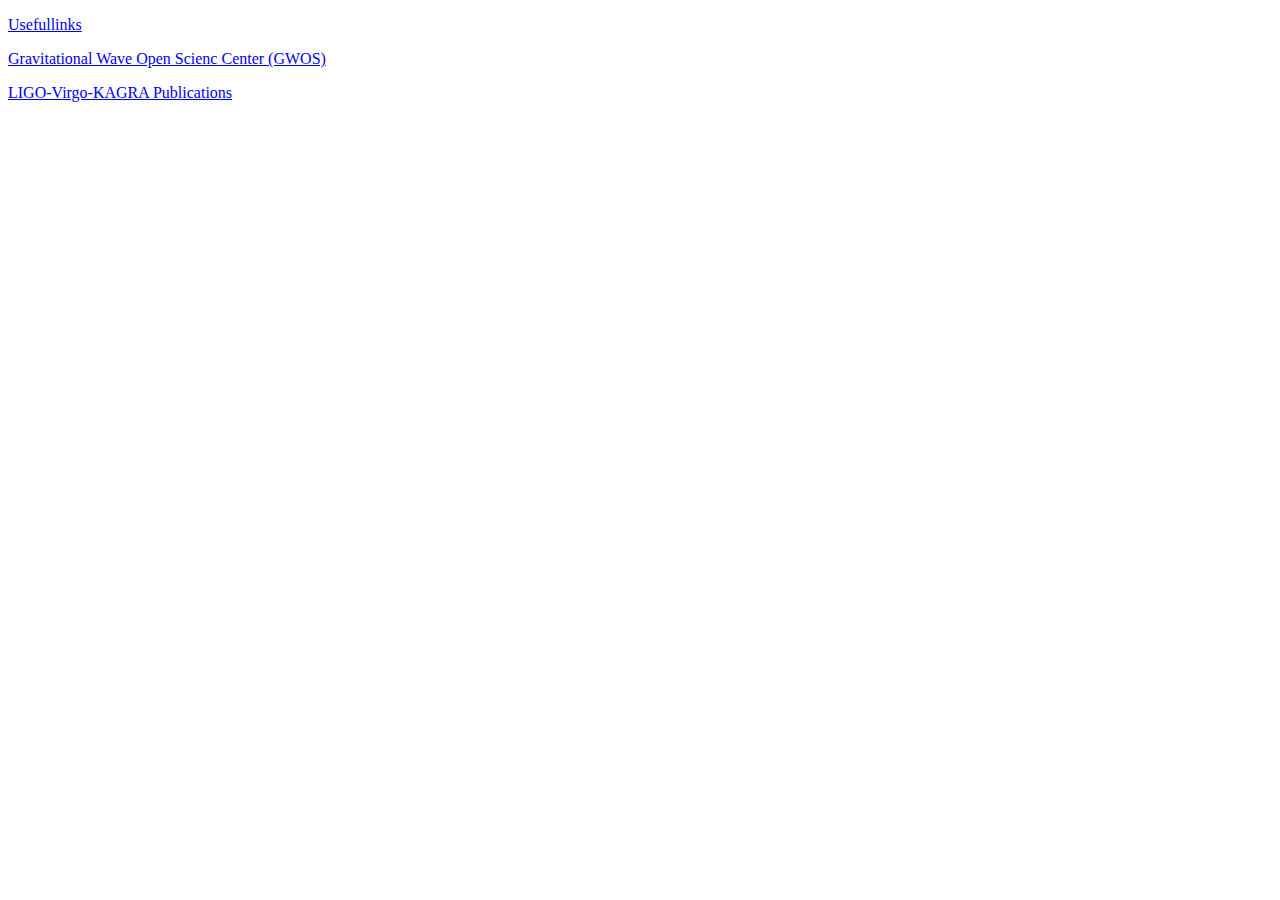
<file: pages/gravitational-waves.html>
<!doctype html>
<html>
<head>
<meta charset="UTF-8">
<title>Some Useful links for GW astronomy</title>
</head>

<body>
<p><a href="https://gravitationalwaveastronomy.org/">Usefullinks</a></p>
<p><a href="https://www.gw-openscience.org/">Gravitational Wave Open Scienc Center (GWOS)</a></p>
<p><a href="https://pnp.ligo.org/ppcomm/Papers.html">LIGO-Virgo-KAGRA Publications</a></p>
</body>
</html>
</file>
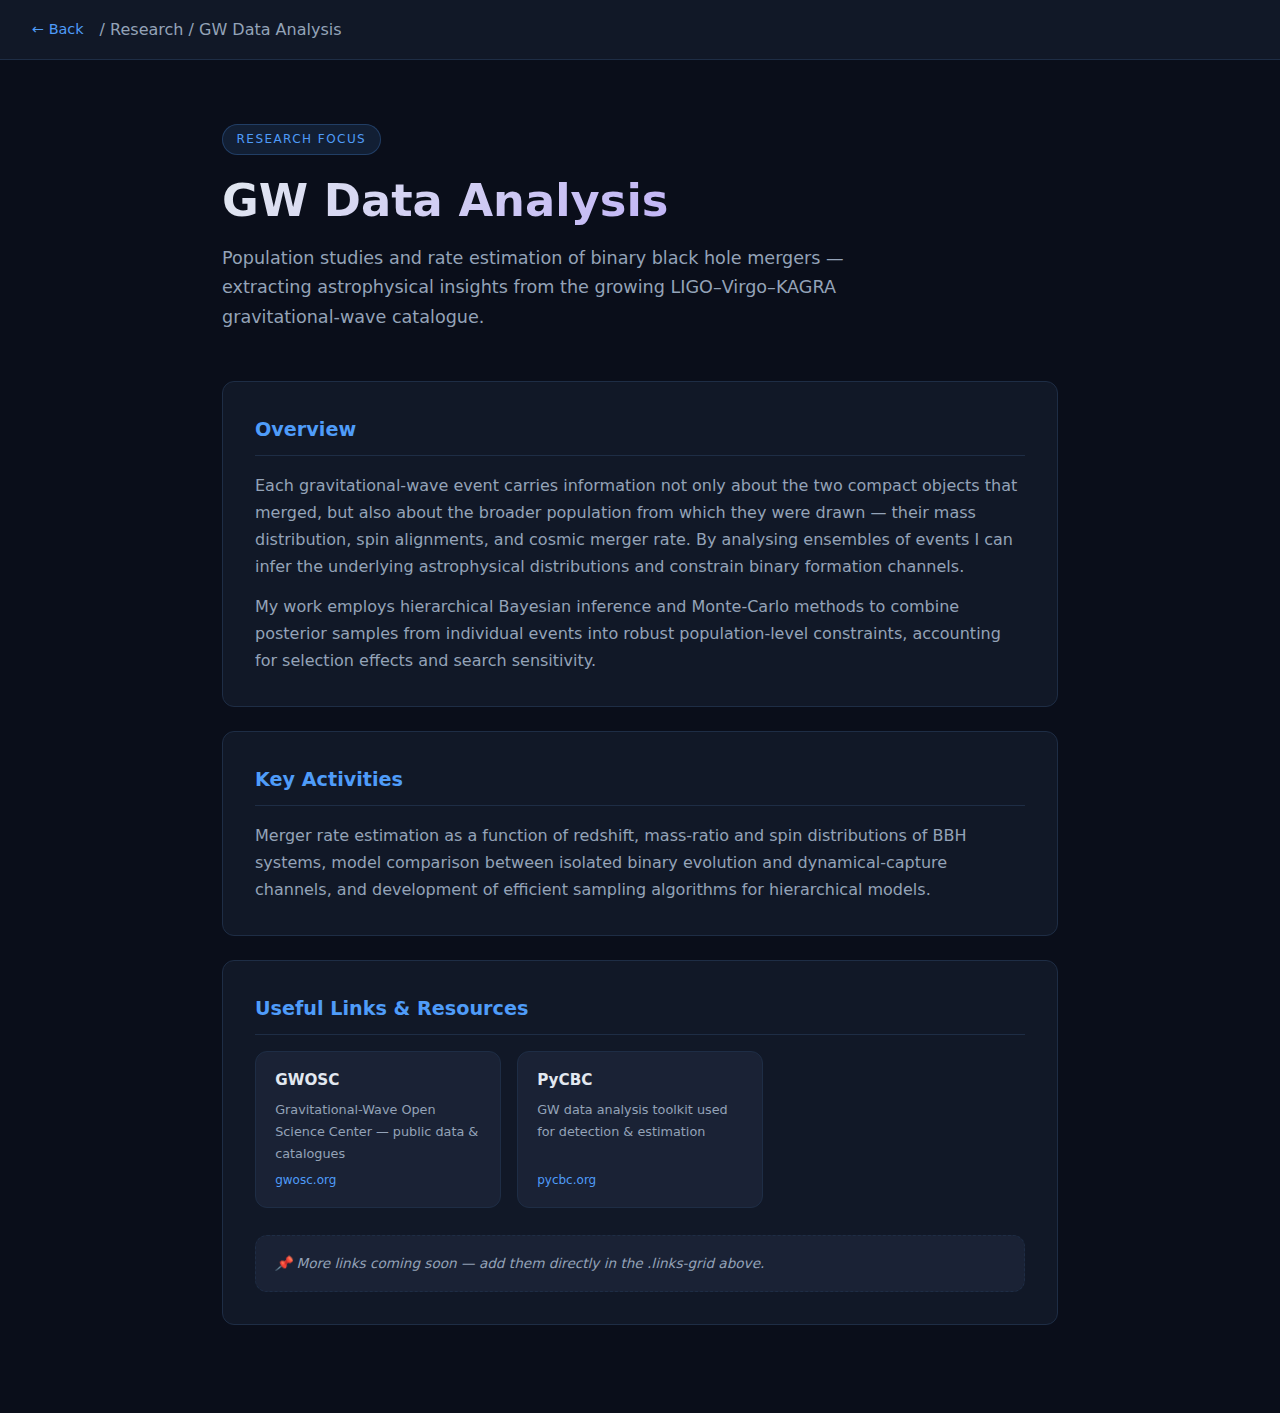
<file: pages/gw-data-analysis.html>
<!DOCTYPE html>
<html lang="en">
<head>
  <meta charset="UTF-8" />
  <meta name="viewport" content="width=device-width, initial-scale=1.0" />
  <title>GW Data Analysis – Research</title>
  <link rel="stylesheet" href="research-page.css" />
</head>
<body>

  <nav class="top-nav">
    <a href="../index.html" class="back-btn">&#8592; Back</a>
    <span class="nav-title">/ Research / GW Data Analysis</span>
  </nav>

  <header class="page-hero">
    <span class="tag">Research Focus</span>
    <h1>GW Data Analysis</h1>
    <p class="lead">
      Population studies and rate estimation of binary black hole mergers —
      extracting astrophysical insights from the growing LIGO–Virgo–KAGRA
      gravitational-wave catalogue.
    </p>
  </header>

  <main class="page-content">

    <div class="content-block">
      <h2>Overview</h2>
      <p>
        Each gravitational-wave event carries information not only about the two
        compact objects that merged, but also about the broader population from which
        they were drawn — their mass distribution, spin alignments, and cosmic
        merger rate. By analysing ensembles of events I can infer the underlying
        astrophysical distributions and constrain binary formation channels.
      </p>
      <p>
        My work employs hierarchical Bayesian inference and Monte-Carlo methods to
        combine posterior samples from individual events into robust population-level
        constraints, accounting for selection effects and search sensitivity.
      </p>
    </div>

    <div class="content-block">
      <h2>Key Activities</h2>
      <p>
        Merger rate estimation as a function of redshift, mass-ratio and spin
        distributions of BBH systems, model comparison between isolated binary
        evolution and dynamical-capture channels, and development of efficient
        sampling algorithms for hierarchical models.
      </p>
    </div>

    <!-- ═══════════════════════════════════════════
         LINKS SECTION
    ══════════════════════════════════════════════ -->
    <div class="content-block">
      <h2>Useful Links &amp; Resources</h2>
      <div class="links-grid">

        <a href="https://gwosc.org" target="_blank" class="link-card">
          <span class="link-name">GWOSC</span>
          <span class="link-desc">Gravitational-Wave Open Science Center — public data &amp; catalogues</span>
          <span class="link-url">gwosc.org</span>
        </a>

        <a href="https://pycbc.org" target="_blank" class="link-card">
          <span class="link-name">PyCBC</span>
          <span class="link-desc">GW data analysis toolkit used for detection &amp; estimation</span>
          <span class="link-url">pycbc.org</span>
        </a>

        <!-- ✏️ Add more link cards here -->

      </div>
      <br>
      <p class="placeholder-note">
        📌 More links coming soon — add them directly in the .links-grid above.
      </p>
    </div>

  </main>
</body>
</html>
</file>
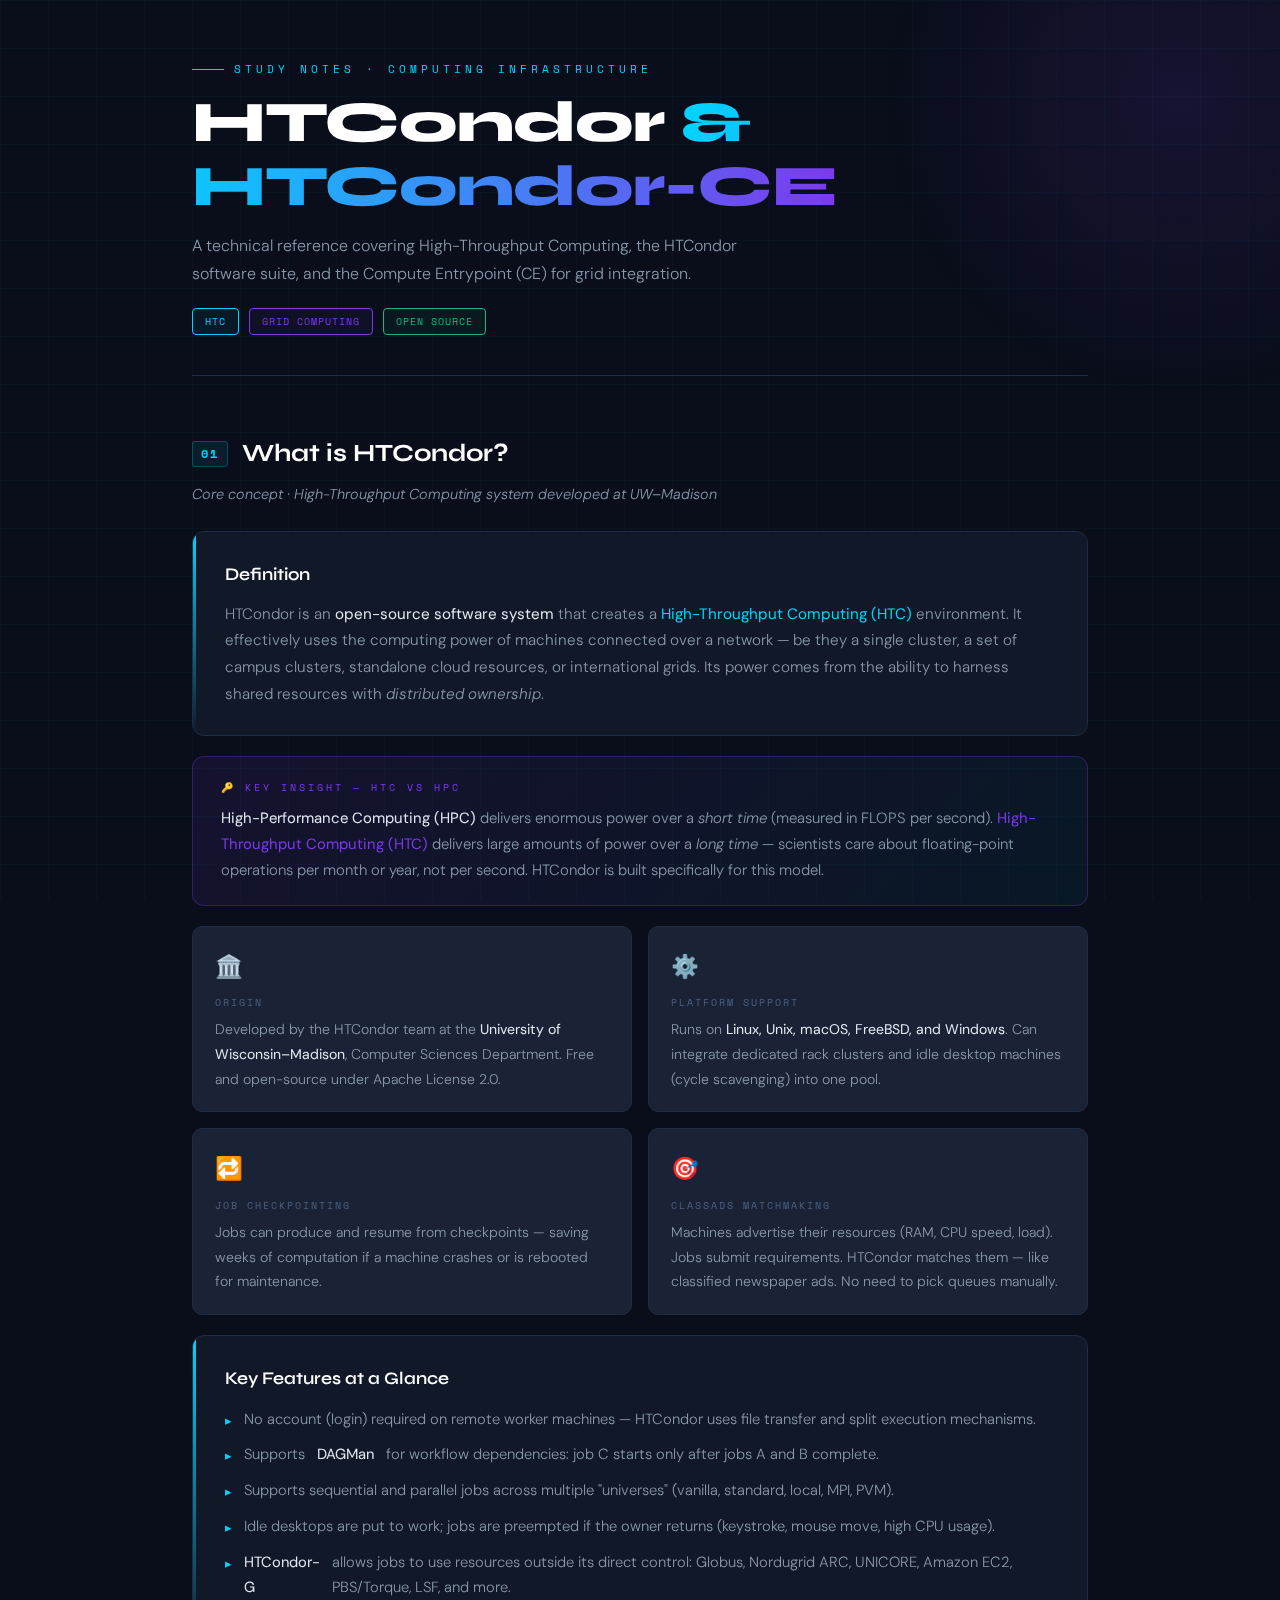
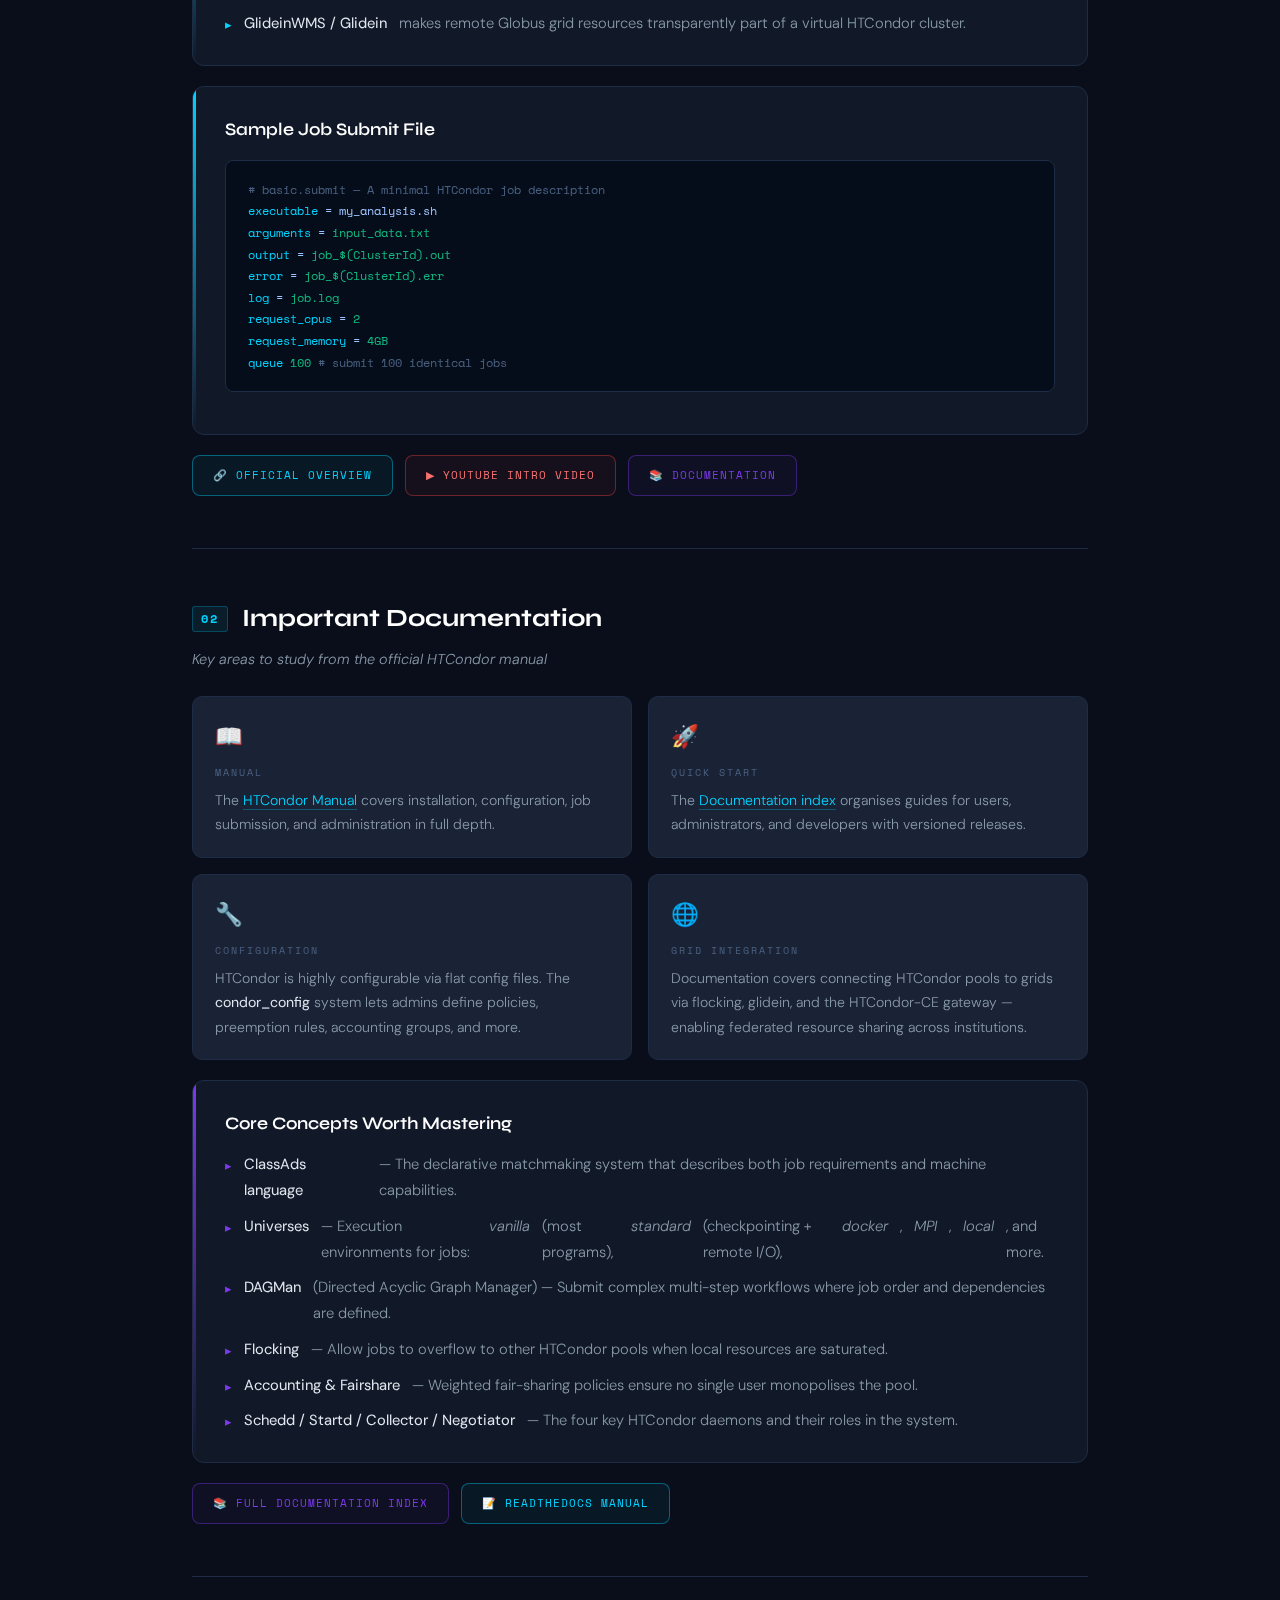
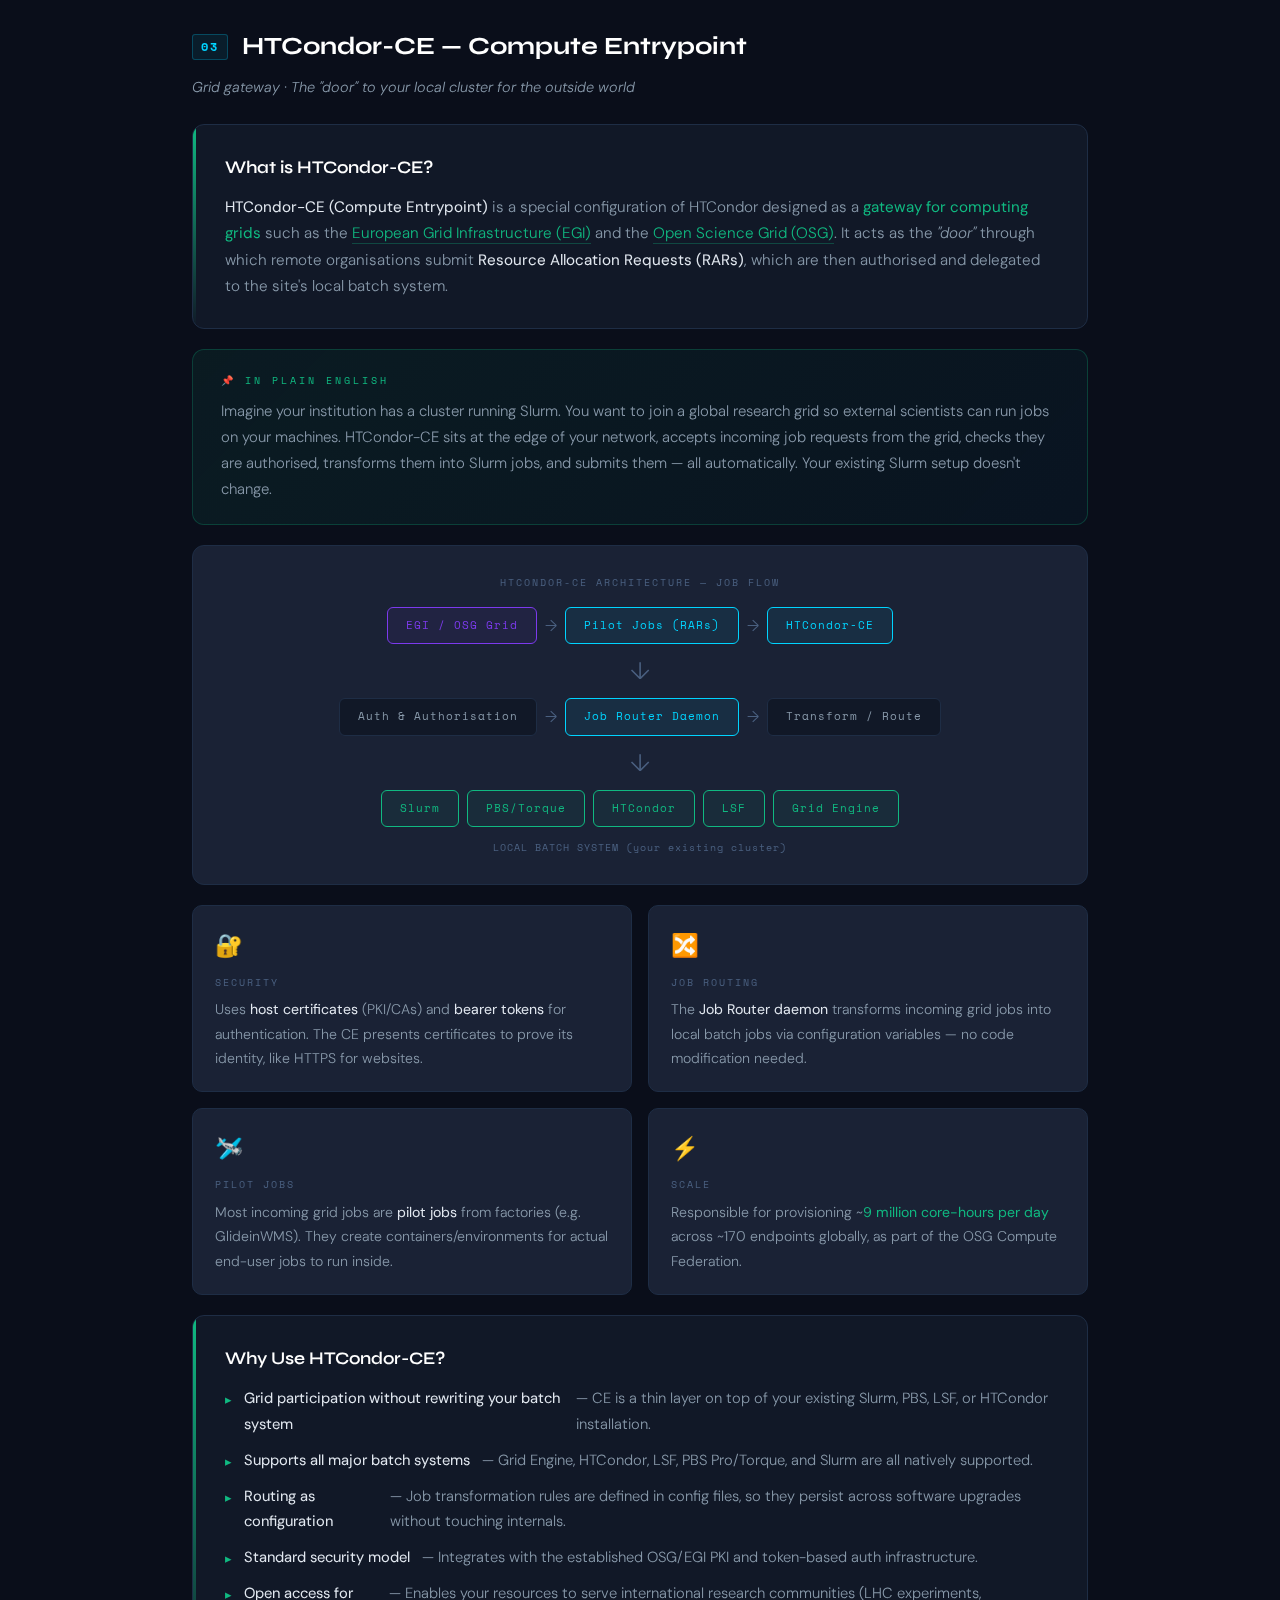
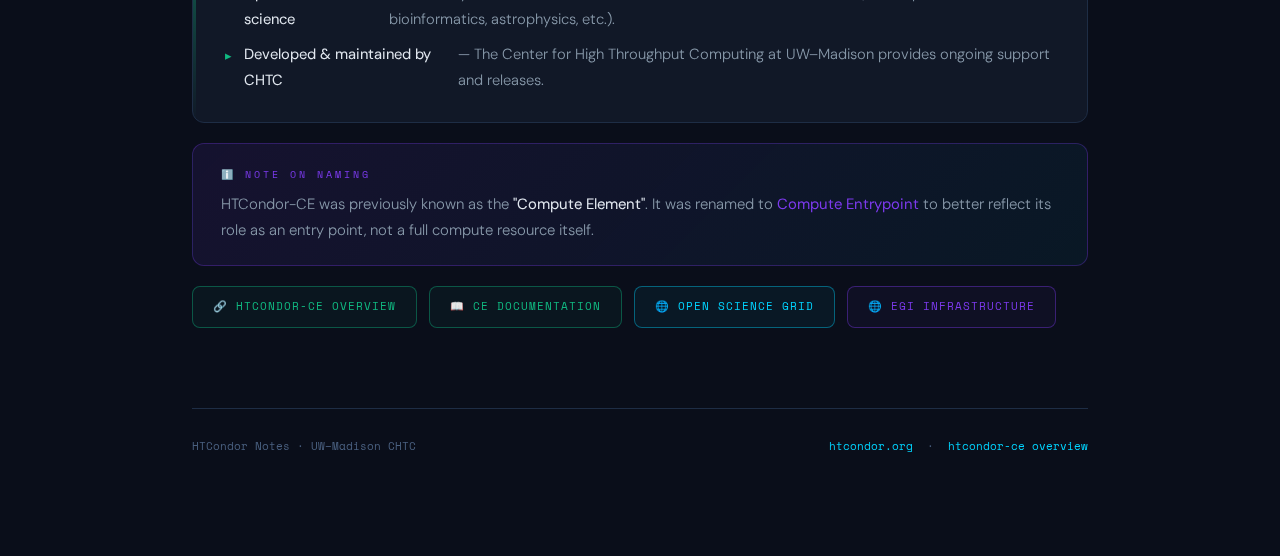
<file: pages/htcondor_notes.html>
<!DOCTYPE html>
<html lang="en">
<head>
  <meta charset="UTF-8" />
  <meta name="viewport" content="width=device-width, initial-scale=1.0" />
  <title>HTCondor Notes</title>
  <link href="https://fonts.googleapis.com/css2?family=Space+Mono:wght@400;700&family=Syne:wght@400;600;700;800&family=DM+Sans:ital,wght@0,300;0,400;0,500;1,300&display=swap" rel="stylesheet" />
  <style>
    :root {
      --bg: #0a0e1a;
      --surface: #111827;
      --surface2: #1a2235;
      --border: #1e2d45;
      --accent: #00d4ff;
      --accent2: #7c3aed;
      --accent3: #10b981;
      --text: #e2e8f0;
      --text-muted: #8899aa;
      --text-dim: #4a6080;
      --glow: rgba(0, 212, 255, 0.15);
    }

    * { margin: 0; padding: 0; box-sizing: border-box; }

    body {
      background: var(--bg);
      color: var(--text);
      font-family: 'DM Sans', sans-serif;
      font-weight: 300;
      line-height: 1.75;
      min-height: 100vh;
      overflow-x: hidden;
    }

    /* Animated grid background */
    body::before {
      content: '';
      position: fixed;
      inset: 0;
      background-image:
        linear-gradient(rgba(0,212,255,0.03) 1px, transparent 1px),
        linear-gradient(90deg, rgba(0,212,255,0.03) 1px, transparent 1px);
      background-size: 48px 48px;
      pointer-events: none;
      z-index: 0;
    }

    /* Glowing orbs */
    body::after {
      content: '';
      position: fixed;
      top: -200px;
      right: -200px;
      width: 600px;
      height: 600px;
      background: radial-gradient(circle, rgba(124,58,237,0.12) 0%, transparent 70%);
      pointer-events: none;
      z-index: 0;
    }

    .page-wrapper {
      position: relative;
      z-index: 1;
      max-width: 960px;
      margin: 0 auto;
      padding: 60px 32px 100px;
    }

    /* ── Header ── */
    header {
      border-bottom: 1px solid var(--border);
      padding-bottom: 40px;
      margin-bottom: 56px;
      animation: fadeDown 0.7s ease both;
    }

    .header-eyebrow {
      font-family: 'Space Mono', monospace;
      font-size: 11px;
      letter-spacing: 4px;
      text-transform: uppercase;
      color: var(--accent);
      margin-bottom: 12px;
      display: flex;
      align-items: center;
      gap: 10px;
    }
    .header-eyebrow::before {
      content: '';
      display: inline-block;
      width: 32px; height: 1px;
      background: var(--accent);
    }

    h1 {
      font-family: 'Syne', sans-serif;
      font-weight: 800;
      font-size: clamp(2.4rem, 5vw, 3.6rem);
      line-height: 1.1;
      letter-spacing: -1px;
      color: #fff;
    }

    h1 span {
      background: linear-gradient(90deg, var(--accent), var(--accent2));
      -webkit-background-clip: text;
      -webkit-text-fill-color: transparent;
      background-clip: text;
    }

    .header-subtitle {
      margin-top: 14px;
      font-size: 1rem;
      color: var(--text-muted);
      max-width: 560px;
    }

    .badge-row {
      display: flex;
      gap: 10px;
      flex-wrap: wrap;
      margin-top: 20px;
    }

    .badge {
      font-family: 'Space Mono', monospace;
      font-size: 10px;
      letter-spacing: 1px;
      text-transform: uppercase;
      padding: 4px 12px;
      border-radius: 4px;
      border: 1px solid;
    }
    .badge-blue  { border-color: var(--accent);  color: var(--accent);  background: rgba(0,212,255,0.06); }
    .badge-purple{ border-color: var(--accent2); color: var(--accent2); background: rgba(124,58,237,0.06); }
    .badge-green { border-color: var(--accent3); color: var(--accent3); background: rgba(16,185,129,0.06); }

    /* ── Section titles ── */
    .section-title {
      font-family: 'Syne', sans-serif;
      font-weight: 700;
      font-size: 1.55rem;
      color: #fff;
      margin-bottom: 6px;
      display: flex;
      align-items: center;
      gap: 14px;
    }
    .section-title .num {
      font-family: 'Space Mono', monospace;
      font-size: 0.72rem;
      color: var(--accent);
      background: rgba(0,212,255,0.08);
      border: 1px solid rgba(0,212,255,0.25);
      padding: 2px 8px;
      border-radius: 3px;
      letter-spacing: 2px;
    }

    .section-desc {
      font-size: 0.9rem;
      color: var(--text-muted);
      margin-bottom: 24px;
      font-style: italic;
    }

    /* ── Cards ── */
    .card {
      background: var(--surface);
      border: 1px solid var(--border);
      border-radius: 12px;
      padding: 28px 32px;
      margin-bottom: 20px;
      position: relative;
      overflow: hidden;
      transition: border-color 0.25s, box-shadow 0.25s;
      animation: fadeUp 0.6s ease both;
    }

    .card:hover {
      border-color: rgba(0,212,255,0.3);
      box-shadow: 0 0 30px rgba(0,212,255,0.07);
    }

    .card::before {
      content: '';
      position: absolute;
      top: 0; left: 0;
      width: 3px; height: 100%;
      background: linear-gradient(180deg, var(--accent), transparent);
      border-radius: 12px 0 0 12px;
    }

    .card.purple::before { background: linear-gradient(180deg, var(--accent2), transparent); }
    .card.green::before  { background: linear-gradient(180deg, var(--accent3), transparent); }

    .card h3 {
      font-family: 'Syne', sans-serif;
      font-weight: 600;
      font-size: 1.1rem;
      color: #fff;
      margin-bottom: 10px;
    }

    .card p {
      font-size: 0.95rem;
      color: var(--text-muted);
    }

    /* ── Info grid ── */
    .info-grid {
      display: grid;
      grid-template-columns: 1fr 1fr;
      gap: 16px;
      margin-bottom: 20px;
    }
    @media (max-width: 600px) {
      .info-grid { grid-template-columns: 1fr; }
    }

    .info-tile {
      background: var(--surface2);
      border: 1px solid var(--border);
      border-radius: 10px;
      padding: 20px 22px;
      transition: transform 0.2s, border-color 0.2s;
    }
    .info-tile:hover {
      transform: translateY(-2px);
      border-color: rgba(0,212,255,0.2);
    }
    .info-tile .tile-icon {
      font-size: 1.4rem;
      margin-bottom: 8px;
    }
    .info-tile .tile-label {
      font-family: 'Space Mono', monospace;
      font-size: 10px;
      letter-spacing: 2px;
      text-transform: uppercase;
      color: var(--text-dim);
      margin-bottom: 6px;
    }
    .info-tile p {
      font-size: 0.88rem;
      color: var(--text-muted);
    }

    /* ── Feature list ── */
    .feature-list {
      list-style: none;
      display: flex;
      flex-direction: column;
      gap: 10px;
      margin-top: 12px;
    }

    .feature-list li {
      display: flex;
      gap: 12px;
      align-items: flex-start;
      font-size: 0.92rem;
      color: var(--text-muted);
    }

    .feature-list li::before {
      content: '▸';
      color: var(--accent);
      font-size: 0.8rem;
      margin-top: 3px;
      flex-shrink: 0;
    }

    .feature-list.green li::before  { color: var(--accent3); }
    .feature-list.purple li::before { color: var(--accent2); }

    /* ── Links ── */
    a {
      color: var(--accent);
      text-decoration: none;
      border-bottom: 1px solid rgba(0,212,255,0.3);
      transition: color 0.2s, border-color 0.2s;
    }
    a:hover {
      color: #fff;
      border-color: #fff;
    }
    a.green-link  { color: var(--accent3); border-color: rgba(16,185,129,0.3); }
    a.green-link:hover { color: #fff; }
    a.purple-link { color: var(--accent2); border-color: rgba(124,58,237,0.3); }
    a.purple-link:hover { color: #fff; }

    /* ── Link buttons ── */
    .link-block {
      display: flex;
      flex-wrap: wrap;
      gap: 12px;
      margin-top: 20px;
    }

    .link-btn {
      display: inline-flex;
      align-items: center;
      gap: 8px;
      padding: 10px 20px;
      border-radius: 8px;
      font-family: 'Space Mono', monospace;
      font-size: 11px;
      letter-spacing: 1px;
      text-transform: uppercase;
      border: 1px solid;
      text-decoration: none;
      transition: all 0.2s;
    }
    .link-btn::after { content: none; }
    .link-btn-blue {
      border-color: rgba(0,212,255,0.4);
      color: var(--accent);
      background: rgba(0,212,255,0.05);
    }
    .link-btn-blue:hover {
      background: rgba(0,212,255,0.15);
      color: var(--accent);
      border-color: var(--accent);
      border-bottom: 1px solid var(--accent);
      box-shadow: 0 0 16px rgba(0,212,255,0.15);
    }
    .link-btn-red {
      border-color: rgba(239,68,68,0.4);
      color: #f87171;
      background: rgba(239,68,68,0.05);
    }
    .link-btn-red:hover {
      background: rgba(239,68,68,0.12);
      color: #f87171;
      border-color: #f87171;
      border-bottom: 1px solid #f87171;
    }
    .link-btn-purple {
      border-color: rgba(124,58,237,0.4);
      color: var(--accent2);
      background: rgba(124,58,237,0.05);
    }
    .link-btn-purple:hover {
      background: rgba(124,58,237,0.15);
      color: var(--accent2);
      border-color: var(--accent2);
      border-bottom: 1px solid var(--accent2);
    }
    .link-btn-green {
      border-color: rgba(16,185,129,0.4);
      color: var(--accent3);
      background: rgba(16,185,129,0.05);
    }
    .link-btn-green:hover {
      background: rgba(16,185,129,0.15);
      color: var(--accent3);
      border-color: var(--accent3);
      border-bottom: 1px solid var(--accent3);
    }

    /* ── Divider ── */
    .section-divider {
      border: none;
      border-top: 1px solid var(--border);
      margin: 52px 0 48px;
      position: relative;
    }
    .section-divider::before {
      content: attr(data-label);
      position: absolute;
      top: 50%; left: 50%;
      transform: translate(-50%, -50%);
      background: var(--bg);
      padding: 0 16px;
      font-family: 'Space Mono', monospace;
      font-size: 10px;
      letter-spacing: 3px;
      text-transform: uppercase;
      color: var(--text-dim);
    }

    /* ── Callout box ── */
    .callout {
      background: linear-gradient(135deg, rgba(124,58,237,0.1), rgba(0,212,255,0.05));
      border: 1px solid rgba(124,58,237,0.3);
      border-radius: 12px;
      padding: 22px 28px;
      margin: 20px 0;
    }
    .callout.green-callout {
      background: linear-gradient(135deg, rgba(16,185,129,0.08), rgba(0,212,255,0.03));
      border-color: rgba(16,185,129,0.25);
    }
    .callout-label {
      font-family: 'Space Mono', monospace;
      font-size: 10px;
      letter-spacing: 3px;
      text-transform: uppercase;
      color: var(--accent2);
      margin-bottom: 8px;
    }
    .callout.green-callout .callout-label { color: var(--accent3); }
    .callout p { font-size: 0.93rem; color: var(--text-muted); }

    /* ── Code snippet ── */
    .code-box {
      background: #060d1a;
      border: 1px solid var(--border);
      border-radius: 8px;
      padding: 18px 22px;
      margin: 14px 0;
      font-family: 'Space Mono', monospace;
      font-size: 12px;
      color: #a0c4ff;
      line-height: 1.8;
      overflow-x: auto;
    }
    .code-box .keyword { color: var(--accent); }
    .code-box .value   { color: var(--accent3); }
    .code-box .comment { color: var(--text-dim); }

    /* ── Architecture diagram ── */
    .arch-diagram {
      background: var(--surface2);
      border: 1px solid var(--border);
      border-radius: 12px;
      padding: 28px;
      margin: 20px 0;
      text-align: center;
    }

    .arch-row {
      display: flex;
      align-items: center;
      justify-content: center;
      gap: 8px;
      flex-wrap: wrap;
      margin: 6px 0;
    }

    .arch-box {
      padding: 8px 18px;
      border-radius: 6px;
      font-family: 'Space Mono', monospace;
      font-size: 11px;
      letter-spacing: 1px;
      border: 1px solid;
    }
    .arch-box.blue   { border-color: var(--accent);  color: var(--accent);  background: rgba(0,212,255,0.07); }
    .arch-box.purple { border-color: var(--accent2); color: var(--accent2); background: rgba(124,58,237,0.07); }
    .arch-box.green  { border-color: var(--accent3); color: var(--accent3); background: rgba(16,185,129,0.07); }
    .arch-box.gray   { border-color: var(--border);  color: var(--text-muted); background: var(--surface); }

    .arch-arrow {
      color: var(--text-dim);
      font-size: 1rem;
    }

    .arch-label {
      font-family: 'Space Mono', monospace;
      font-size: 10px;
      letter-spacing: 2px;
      text-transform: uppercase;
      color: var(--text-dim);
      margin-bottom: 16px;
    }

    /* ── Animations ── */
    @keyframes fadeDown {
      from { opacity: 0; transform: translateY(-20px); }
      to   { opacity: 1; transform: translateY(0); }
    }
    @keyframes fadeUp {
      from { opacity: 0; transform: translateY(16px); }
      to   { opacity: 1; transform: translateY(0); }
    }

    .section { animation: fadeUp 0.6s ease both; }
    .section:nth-child(2) { animation-delay: 0.1s; }
    .section:nth-child(3) { animation-delay: 0.2s; }

    /* ── Footer ── */
    footer {
      border-top: 1px solid var(--border);
      margin-top: 80px;
      padding-top: 28px;
      font-family: 'Space Mono', monospace;
      font-size: 11px;
      color: var(--text-dim);
      display: flex;
      justify-content: space-between;
      flex-wrap: wrap;
      gap: 12px;
    }
  </style>
</head>
<body>
<div class="page-wrapper">

  <!-- ── HEADER ── -->
  <header>
    <div class="header-eyebrow">Study Notes · Computing Infrastructure</div>
    <h1>HTCondor <span>&amp; HTCondor-CE</span></h1>
    <p class="header-subtitle">A technical reference covering High-Throughput Computing, the HTCondor software suite, and the Compute Entrypoint (CE) for grid integration.</p>
    <div class="badge-row">
      <span class="badge badge-blue">HTC</span>
      <span class="badge badge-purple">Grid Computing</span>
      <span class="badge badge-green">Open Source</span>
    </div>
  </header>

  <!-- ══════════════════════════════════════════════
       SECTION 1 — WHAT IS HTCONDOR?
  ══════════════════════════════════════════════ -->
  <div class="section">
    <div class="section-title">
      <span class="num">01</span> What is HTCondor?
    </div>
    <p class="section-desc">Core concept · High-Throughput Computing system developed at UW–Madison</p>

    <div class="card">
      <h3>Definition</h3>
      <p>
        HTCondor is an <strong style="color:#e2e8f0">open-source software system</strong> that creates a
        <strong style="color:var(--accent)">High-Throughput Computing (HTC)</strong> environment. It effectively
        uses the computing power of machines connected over a network — be they a single cluster, a set of campus
        clusters, standalone cloud resources, or international grids. Its power comes from the ability to harness
        shared resources with <em>distributed ownership</em>.
      </p>
    </div>

    <div class="callout">
      <div class="callout-label">🔑 Key Insight — HTC vs HPC</div>
      <p>
        <strong style="color:#e2e8f0">High-Performance Computing (HPC)</strong> delivers enormous power over a
        <em>short time</em> (measured in FLOPS per second). <strong style="color:var(--accent2)">High-Throughput
        Computing (HTC)</strong> delivers large amounts of power over a <em>long time</em> — scientists care about
        floating-point operations per month or year, not per second. HTCondor is built specifically for this model.
      </p>
    </div>

    <div class="info-grid">
      <div class="info-tile">
        <div class="tile-icon">🏛️</div>
        <div class="tile-label">Origin</div>
        <p>Developed by the HTCondor team at the <strong style="color:#e2e8f0">University of Wisconsin–Madison</strong>, Computer Sciences Department. Free and open-source under Apache License 2.0.</p>
      </div>
      <div class="info-tile">
        <div class="tile-icon">⚙️</div>
        <div class="tile-label">Platform Support</div>
        <p>Runs on <strong style="color:#e2e8f0">Linux, Unix, macOS, FreeBSD, and Windows</strong>. Can integrate dedicated rack clusters and idle desktop machines (cycle scavenging) into one pool.</p>
      </div>
      <div class="info-tile">
        <div class="tile-icon">🔁</div>
        <div class="tile-label">Job Checkpointing</div>
        <p>Jobs can produce and resume from checkpoints — saving weeks of computation if a machine crashes or is rebooted for maintenance.</p>
      </div>
      <div class="info-tile">
        <div class="tile-icon">🎯</div>
        <div class="tile-label">ClassAds Matchmaking</div>
        <p>Machines advertise their resources (RAM, CPU speed, load). Jobs submit requirements. HTCondor matches them — like classified newspaper ads. No need to pick queues manually.</p>
      </div>
    </div>

    <div class="card">
      <h3>Key Features at a Glance</h3>
      <ul class="feature-list">
        <li>No account (login) required on remote worker machines — HTCondor uses file transfer and split execution mechanisms.</li>
        <li>Supports <strong style="color:#e2e8f0">DAGMan</strong> for workflow dependencies: job C starts only after jobs A and B complete.</li>
        <li>Supports sequential and parallel jobs across multiple "universes" (vanilla, standard, local, MPI, PVM).</li>
        <li>Idle desktops are put to work; jobs are preempted if the owner returns (keystroke, mouse move, high CPU usage).</li>
        <li><strong style="color:#e2e8f0">HTCondor-G</strong> allows jobs to use resources outside its direct control: Globus, Nordugrid ARC, UNICORE, Amazon EC2, PBS/Torque, LSF, and more.</li>
        <li><strong style="color:#e2e8f0">GlideinWMS / Glidein</strong> makes remote Globus grid resources transparently part of a virtual HTCondor cluster.</li>
      </ul>
    </div>

    <div class="card">
      <h3>Sample Job Submit File</h3>
      <div class="code-box">
        <span class="comment"># basic.submit — A minimal HTCondor job description</span><br>
        <span class="keyword">executable</span>   = my_analysis.sh<br>
        <span class="keyword">arguments</span>    = <span class="value">input_data.txt</span><br>
        <span class="keyword">output</span>       = <span class="value">job_$(ClusterId).out</span><br>
        <span class="keyword">error</span>        = <span class="value">job_$(ClusterId).err</span><br>
        <span class="keyword">log</span>          = <span class="value">job.log</span><br>
        <span class="keyword">request_cpus</span> = <span class="value">2</span><br>
        <span class="keyword">request_memory</span> = <span class="value">4GB</span><br>
        <span class="keyword">queue</span> <span class="value">100</span> <span class="comment"># submit 100 identical jobs</span>
      </div>
    </div>

    <div class="link-block">
      <a href="https://htcondor.org/htcondor/overview/" target="_blank" class="link-btn link-btn-blue">
        🔗 Official Overview
      </a>
      <a href="https://www.youtube.com/watch?v=8jadQkAdU1k&t=21s" target="_blank" class="link-btn link-btn-red">
        ▶ YouTube Intro Video
      </a>
      <a href="https://htcondor.org/htcondor/documentation/" target="_blank" class="link-btn link-btn-purple">
        📚 Documentation
      </a>
    </div>
  </div>

  <hr class="section-divider" data-label="documentation" />

  <!-- ══════════════════════════════════════════════
       SECTION 2 — DOCUMENTATION HIGHLIGHTS
  ══════════════════════════════════════════════ -->
  <div class="section">
    <div class="section-title">
      <span class="num">02</span> Important Documentation
    </div>
    <p class="section-desc">Key areas to study from the official HTCondor manual</p>

    <div class="info-grid">
      <div class="info-tile">
        <div class="tile-icon">📖</div>
        <div class="tile-label">Manual</div>
        <p>The <a href="https://htcondor.readthedocs.io/en/main/" target="_blank">HTCondor Manual</a> covers installation, configuration, job submission, and administration in full depth.</p>
      </div>
      <div class="info-tile">
        <div class="tile-icon">🚀</div>
        <div class="tile-label">Quick Start</div>
        <p>The <a href="https://htcondor.org/htcondor/documentation/" target="_blank">Documentation index</a> organises guides for users, administrators, and developers with versioned releases.</p>
      </div>
      <div class="info-tile">
        <div class="tile-icon">🔧</div>
        <div class="tile-label">Configuration</div>
        <p>HTCondor is highly configurable via flat config files. The <strong style="color:#e2e8f0">condor_config</strong> system lets admins define policies, preemption rules, accounting groups, and more.</p>
      </div>
      <div class="info-tile">
        <div class="tile-icon">🌐</div>
        <div class="tile-label">Grid Integration</div>
        <p>Documentation covers connecting HTCondor pools to grids via flocking, glidein, and the HTCondor-CE gateway — enabling federated resource sharing across institutions.</p>
      </div>
    </div>

    <div class="card purple">
      <h3>Core Concepts Worth Mastering</h3>
      <ul class="feature-list purple">
        <li><strong style="color:#e2e8f0">ClassAds language</strong> — The declarative matchmaking system that describes both job requirements and machine capabilities.</li>
        <li><strong style="color:#e2e8f0">Universes</strong> — Execution environments for jobs: <em>vanilla</em> (most programs), <em>standard</em> (checkpointing + remote I/O), <em>docker</em>, <em>MPI</em>, <em>local</em>, and more.</li>
        <li><strong style="color:#e2e8f0">DAGMan</strong> (Directed Acyclic Graph Manager) — Submit complex multi-step workflows where job order and dependencies are defined.</li>
        <li><strong style="color:#e2e8f0">Flocking</strong> — Allow jobs to overflow to other HTCondor pools when local resources are saturated.</li>
        <li><strong style="color:#e2e8f0">Accounting &amp; Fairshare</strong> — Weighted fair-sharing policies ensure no single user monopolises the pool.</li>
        <li><strong style="color:#e2e8f0">Schedd / Startd / Collector / Negotiator</strong> — The four key HTCondor daemons and their roles in the system.</li>
      </ul>
    </div>

    <div class="link-block">
      <a href="https://htcondor.org/htcondor/documentation/" target="_blank" class="link-btn link-btn-purple">
        📚 Full Documentation Index
      </a>
      <a href="https://htcondor.readthedocs.io/en/main/" target="_blank" class="link-btn link-btn-blue">
        📝 ReadTheDocs Manual
      </a>
    </div>
  </div>

  <hr class="section-divider" data-label="compute entrypoint" />

  <!-- ══════════════════════════════════════════════
       SECTION 3 — HTCONDOR-CE
  ══════════════════════════════════════════════ -->
  <div class="section">
    <div class="section-title">
      <span class="num">03</span> HTCondor-CE — Compute Entrypoint
    </div>
    <p class="section-desc">Grid gateway · The "door" to your local cluster for the outside world</p>

    <div class="card green">
      <h3>What is HTCondor-CE?</h3>
      <p>
        <strong style="color:#e2e8f0">HTCondor-CE (Compute Entrypoint)</strong> is a special configuration of HTCondor
        designed as a <strong style="color:var(--accent3)">gateway for computing grids</strong> such as the
        <a href="https://www.egi.eu/" target="_blank" class="green-link">European Grid Infrastructure (EGI)</a> and the
        <a href="https://osg-htc.org/" target="_blank" class="green-link">Open Science Grid (OSG)</a>.
        It acts as the <em>"door"</em> through which remote organisations submit
        <strong style="color:#e2e8f0">Resource Allocation Requests (RARs)</strong>, which are then
        authorised and delegated to the site's local batch system.
      </p>
    </div>

    <div class="callout green-callout">
      <div class="callout-label">📌 In Plain English</div>
      <p>
        Imagine your institution has a cluster running Slurm. You want to join a global research grid so
        external scientists can run jobs on your machines. HTCondor-CE sits at the edge of your network,
        accepts incoming job requests from the grid, checks they are authorised, transforms them into
        Slurm jobs, and submits them — all automatically. Your existing Slurm setup doesn't change.
      </p>
    </div>

    <!-- Architecture diagram -->
    <div class="arch-diagram">
      <div class="arch-label">HTCondor-CE Architecture — Job Flow</div>
      <div class="arch-row">
        <div class="arch-box purple">EGI / OSG Grid</div>
        <div class="arch-arrow">→</div>
        <div class="arch-box blue">Pilot Jobs (RARs)</div>
        <div class="arch-arrow">→</div>
        <div class="arch-box blue">HTCondor-CE</div>
      </div>
      <div style="text-align:center;color:var(--text-dim);font-size:1.5rem;margin:4px 0;">↓</div>
      <div class="arch-row">
        <div class="arch-box gray">Auth &amp; Authorisation</div>
        <div class="arch-arrow">→</div>
        <div class="arch-box blue">Job Router Daemon</div>
        <div class="arch-arrow">→</div>
        <div class="arch-box gray">Transform / Route</div>
      </div>
      <div style="text-align:center;color:var(--text-dim);font-size:1.5rem;margin:4px 0;">↓</div>
      <div class="arch-row">
        <div class="arch-box green">Slurm</div>
        <div class="arch-box green">PBS/Torque</div>
        <div class="arch-box green">HTCondor</div>
        <div class="arch-box green">LSF</div>
        <div class="arch-box green">Grid Engine</div>
      </div>
      <p style="font-family:'Space Mono',monospace;font-size:10px;color:var(--text-dim);margin-top:12px;letter-spacing:1px;">LOCAL BATCH SYSTEM (your existing cluster)</p>
    </div>

    <div class="info-grid">
      <div class="info-tile">
        <div class="tile-icon">🔐</div>
        <div class="tile-label">Security</div>
        <p>Uses <strong style="color:#e2e8f0">host certificates</strong> (PKI/CAs) and <strong style="color:#e2e8f0">bearer tokens</strong> for authentication. The CE presents certificates to prove its identity, like HTTPS for websites.</p>
      </div>
      <div class="info-tile">
        <div class="tile-icon">🔀</div>
        <div class="tile-label">Job Routing</div>
        <p>The <strong style="color:#e2e8f0">Job Router daemon</strong> transforms incoming grid jobs into local batch jobs via configuration variables — no code modification needed.</p>
      </div>
      <div class="info-tile">
        <div class="tile-icon">🛩️</div>
        <div class="tile-label">Pilot Jobs</div>
        <p>Most incoming grid jobs are <strong style="color:#e2e8f0">pilot jobs</strong> from factories (e.g. GlideinWMS). They create containers/environments for actual end-user jobs to run inside.</p>
      </div>
      <div class="info-tile">
        <div class="tile-icon">⚡</div>
        <div class="tile-label">Scale</div>
        <p>Responsible for provisioning ~<strong style="color:var(--accent3)">9 million core-hours per day</strong> across ~170 endpoints globally, as part of the OSG Compute Federation.</p>
      </div>
    </div>

    <div class="card green">
      <h3>Why Use HTCondor-CE?</h3>
      <ul class="feature-list green">
        <li><strong style="color:#e2e8f0">Grid participation without rewriting your batch system</strong> — CE is a thin layer on top of your existing Slurm, PBS, LSF, or HTCondor installation.</li>
        <li><strong style="color:#e2e8f0">Supports all major batch systems</strong> — Grid Engine, HTCondor, LSF, PBS Pro/Torque, and Slurm are all natively supported.</li>
        <li><strong style="color:#e2e8f0">Routing as configuration</strong> — Job transformation rules are defined in config files, so they persist across software upgrades without touching internals.</li>
        <li><strong style="color:#e2e8f0">Standard security model</strong> — Integrates with the established OSG/EGI PKI and token-based auth infrastructure.</li>
        <li><strong style="color:#e2e8f0">Open access for science</strong> — Enables your resources to serve international research communities (LHC experiments, bioinformatics, astrophysics, etc.).</li>
        <li><strong style="color:#e2e8f0">Developed &amp; maintained by CHTC</strong> — The Center for High Throughput Computing at UW–Madison provides ongoing support and releases.</li>
      </ul>
    </div>

    <div class="callout">
      <div class="callout-label">ℹ️ Note on Naming</div>
      <p>HTCondor-CE was previously known as the <strong style="color:#e2e8f0">"Compute Element"</strong>. It was renamed to <strong style="color:var(--accent2)">Compute Entrypoint</strong> to better reflect its role as an entry point, not a full compute resource itself.</p>
    </div>

    <div class="link-block">
      <a href="https://htcondor.org/htcondor-ce/overview/" target="_blank" class="link-btn link-btn-green">
        🔗 HTCondor-CE Overview
      </a>
      <a href="https://htcondor.com/htcondor-ce/" target="_blank" class="link-btn link-btn-green">
        📖 CE Documentation
      </a>
      <a href="https://osg-htc.org/" target="_blank" class="link-btn link-btn-blue">
        🌐 Open Science Grid
      </a>
      <a href="https://www.egi.eu/" target="_blank" class="link-btn link-btn-purple">
        🌐 EGI Infrastructure
      </a>
    </div>
  </div>

  <!-- ── FOOTER ── -->
  <footer>
    <span>HTCondor Notes · UW–Madison CHTC</span>
    <span>
      <a href="https://htcondor.org/" target="_blank" style="border-bottom:none;">htcondor.org</a>
      &nbsp;·&nbsp;
      <a href="https://htcondor.org/htcondor-ce/overview/" target="_blank" style="border-bottom:none;">htcondor-ce overview</a>
    </span>
  </footer>

</div>
</body>
</html>
</file>
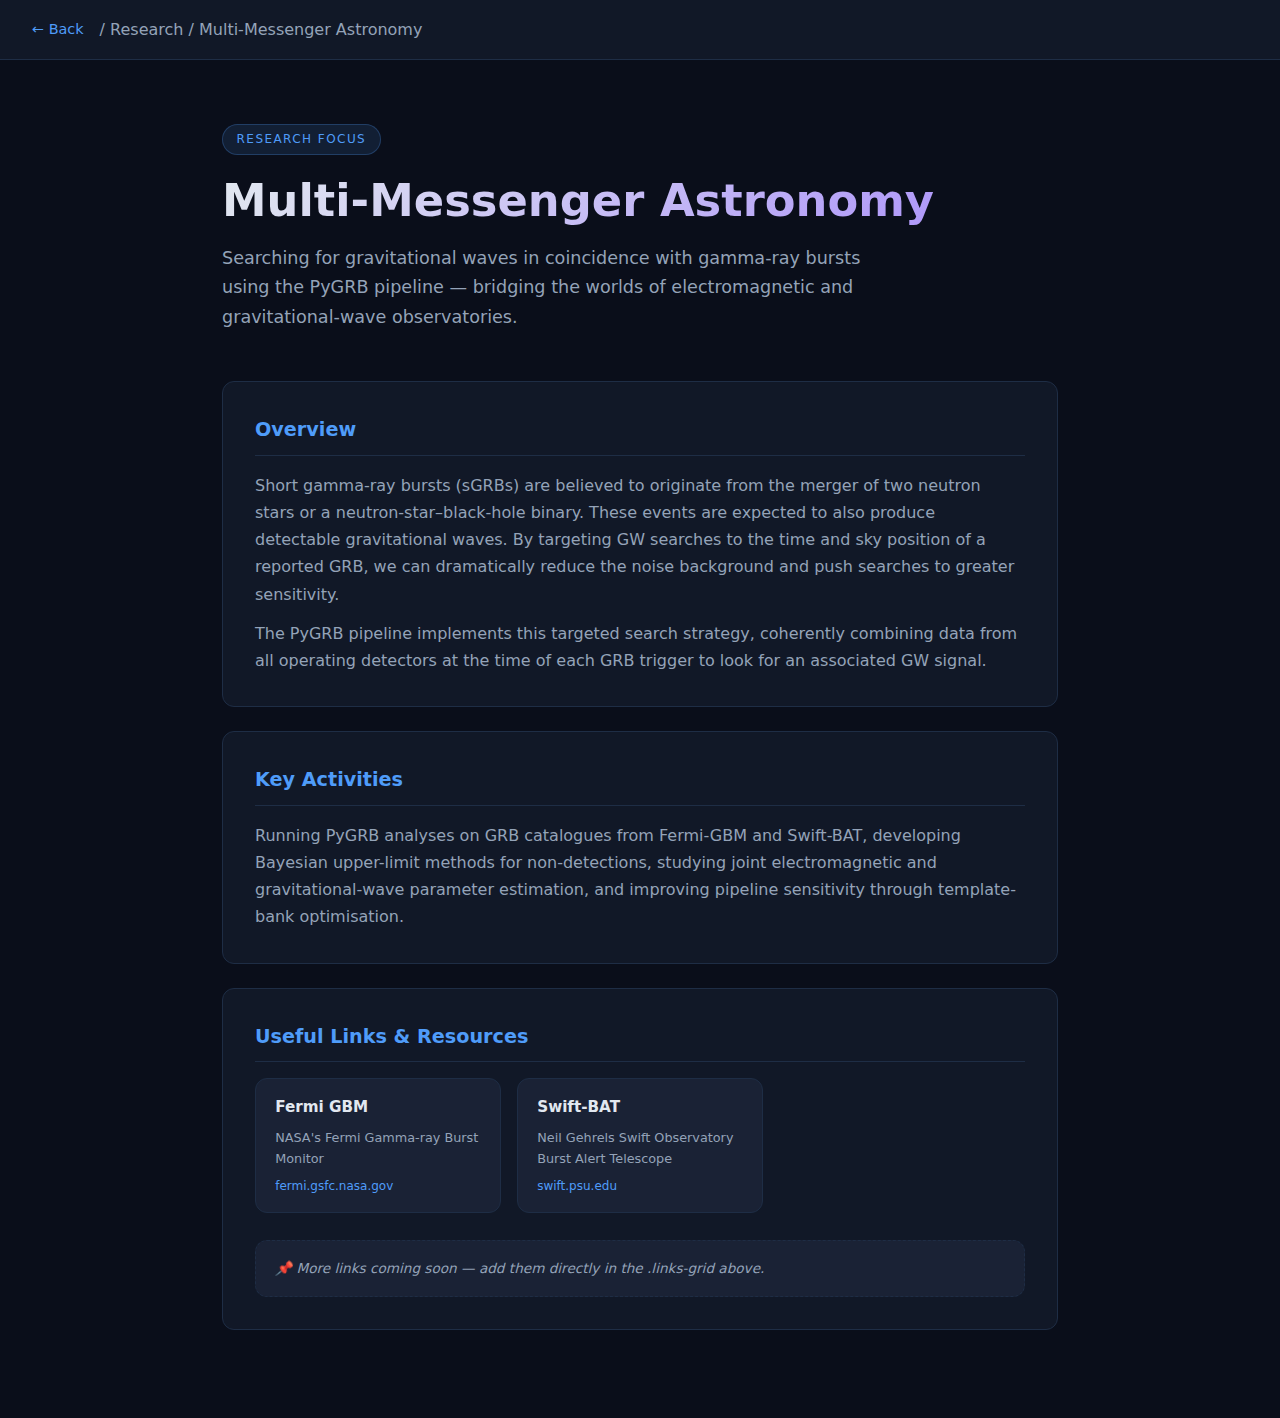
<file: pages/multi-messenger-astronomy.html>
<!DOCTYPE html>
<html lang="en">
<head>
  <meta charset="UTF-8" />
  <meta name="viewport" content="width=device-width, initial-scale=1.0" />
  <title>Multi-Messenger Astronomy – Research</title>
  <link rel="stylesheet" href="research-page.css" />
</head>
<body>

  <nav class="top-nav">
    <a href="../index.html" class="back-btn">&#8592; Back</a>
    <span class="nav-title">/ Research / Multi-Messenger Astronomy</span>
  </nav>

  <header class="page-hero">
    <span class="tag">Research Focus</span>
    <h1>Multi-Messenger Astronomy</h1>
    <p class="lead">
      Searching for gravitational waves in coincidence with gamma-ray bursts using
      the PyGRB pipeline — bridging the worlds of electromagnetic and
      gravitational-wave observatories.
    </p>
  </header>

  <main class="page-content">

    <div class="content-block">
      <h2>Overview</h2>
      <p>
        Short gamma-ray bursts (sGRBs) are believed to originate from the merger of
        two neutron stars or a neutron-star–black-hole binary. These events are
        expected to also produce detectable gravitational waves. By targeting
        GW searches to the time and sky position of a reported GRB, we can
        dramatically reduce the noise background and push searches to greater
        sensitivity.
      </p>
      <p>
        The PyGRB pipeline implements this targeted search strategy, coherently
        combining data from all operating detectors at the time of each GRB trigger
        to look for an associated GW signal.
      </p>
    </div>

    <div class="content-block">
      <h2>Key Activities</h2>
      <p>
        Running PyGRB analyses on GRB catalogues from Fermi-GBM and Swift-BAT,
        developing Bayesian upper-limit methods for non-detections, studying
        joint electromagnetic and gravitational-wave parameter estimation, and
        improving pipeline sensitivity through template-bank optimisation.
      </p>
    </div>

    <!-- ═══════════════════════════════════════════
         LINKS SECTION
    ══════════════════════════════════════════════ -->
    <div class="content-block">
      <h2>Useful Links &amp; Resources</h2>
      <div class="links-grid">

        <a href="https://fermi.gsfc.nasa.gov/science/instruments/gbm.html" target="_blank" class="link-card">
          <span class="link-name">Fermi GBM</span>
          <span class="link-desc">NASA's Fermi Gamma-ray Burst Monitor</span>
          <span class="link-url">fermi.gsfc.nasa.gov</span>
        </a>

        <a href="https://www.swift.psu.edu" target="_blank" class="link-card">
          <span class="link-name">Swift-BAT</span>
          <span class="link-desc">Neil Gehrels Swift Observatory Burst Alert Telescope</span>
          <span class="link-url">swift.psu.edu</span>
        </a>

        <!-- ✏️ Add more link cards here -->

      </div>
      <br>
      <p class="placeholder-note">
        📌 More links coming soon — add them directly in the .links-grid above.
      </p>
    </div>

  </main>
</body>
</html>
</file>
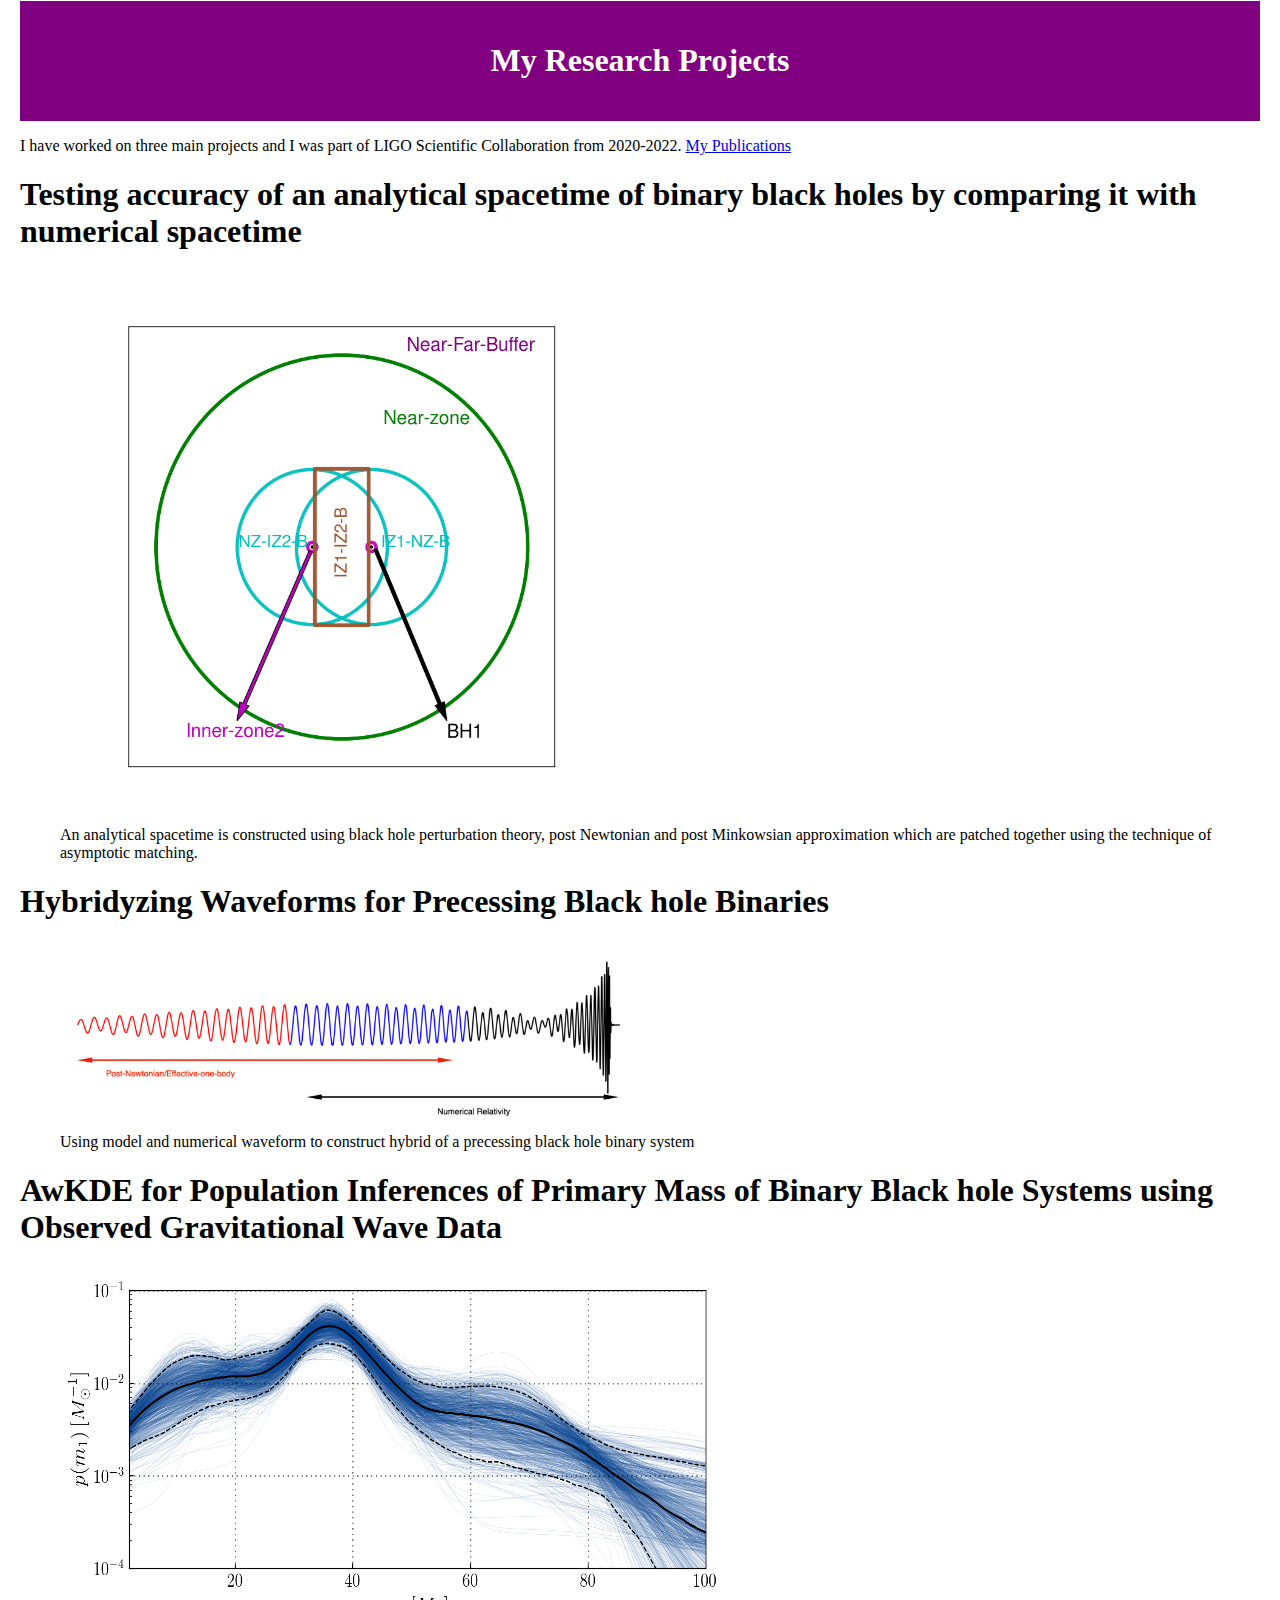
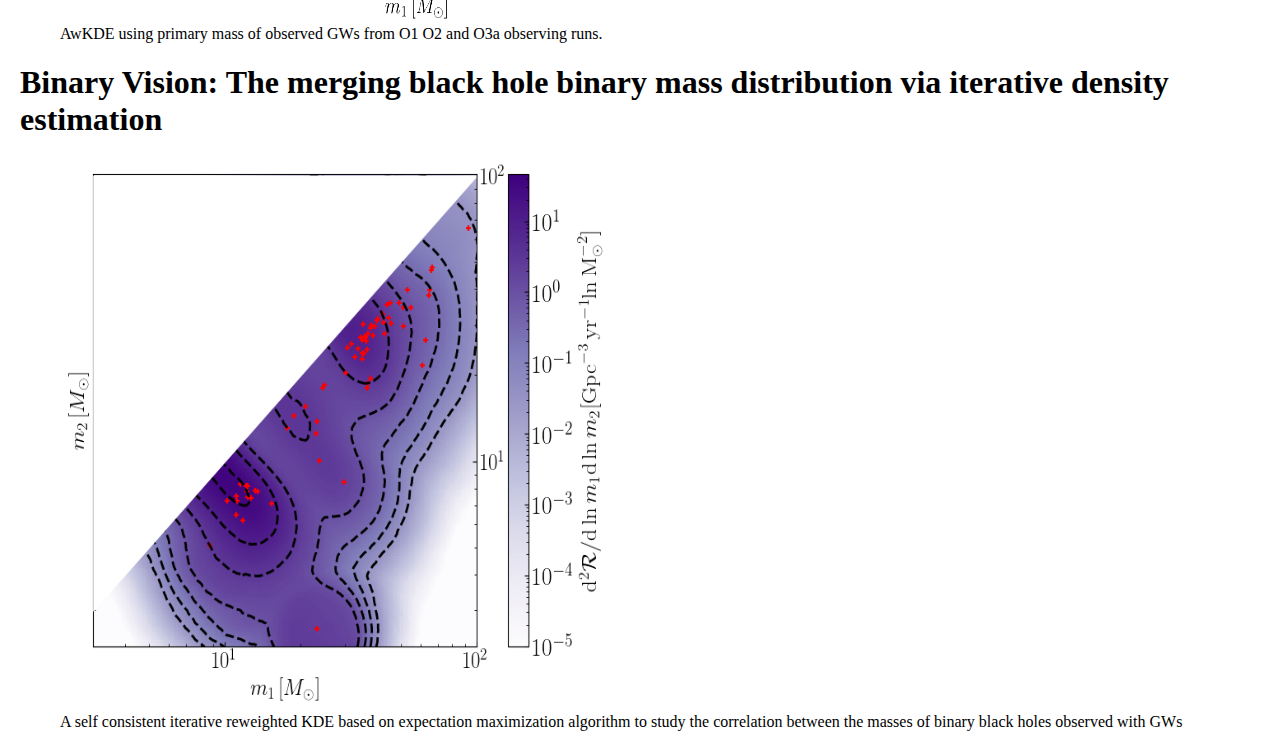
<file: pages/research.html>
<!doctype html>
<html>
<head>
    <style>
      body {margin: 1px 20px;}
            .header {color: white;background-color: purple;
		padding: 20px; text-align: center;}
	  </style>
</head>
<body>
<div class="header">
	<h1> My Research Projects</h1>
 </div>

<body>
	<p>I have worked on three main projects and I was part of LIGO Scientific Collaboration from 2020-2022. <a href="https://inspirehep.net/authors/1847276">My Publications</a></p>
  
  <h1>Testing accuracy of an analytical spacetime of binary black holes by comparing it with numerical spacetime</h1>
<figure>
  <img src="../assets/images/Regionsb25.png" width="550" height="550" class="center" alt=""/ >
  <figcaption>An analytical spacetime is constructed using black hole perturbation theory, post Newtonian and post Minkowsian approximation which are patched together using the technique of asymptotic matching.</figcaption>
</figure>
  
<h1>Hybridyzing Waveforms for Precessing Black hole Binaries</h1>
  <figure>
  <img src="../assets/images/hybridwaveformCartoon.png" width="50%" height="80%" class="center" alt=""/>
  <figcaption> Using model and numerical waveform to construct hybrid of a precessing black hole binary system</figcaption>
</figure>

  <h1>AwKDE for Population Inferences of Primary Mass of Binary Black hole Systems using Observed Gravitational Wave Data</h1>
<figure>
  <img src="../assets/images/bootstrapPop45events.png" width="669" height="353"  class="center" alt=""/>
  <figcaption>AwKDE using primary mass of observed GWs from O1 O2 and O3a observing runs.</figcaption>
</figure>

<h1> Binary Vision: The merging black hole binary mass distribution via iterative density estimation </h1>
<figure>
  <img src="../assets/images/TwoDKDE.png" width="550" height="550"  class="center" alt=""/>
  <figcaption>A self consistent iterative reweighted KDE based on expectation maximization algorithm
to study the correlation between the masses of binary black holes observed with GWs </figcaption>
</figure>
	
</body>
</html>
</file>
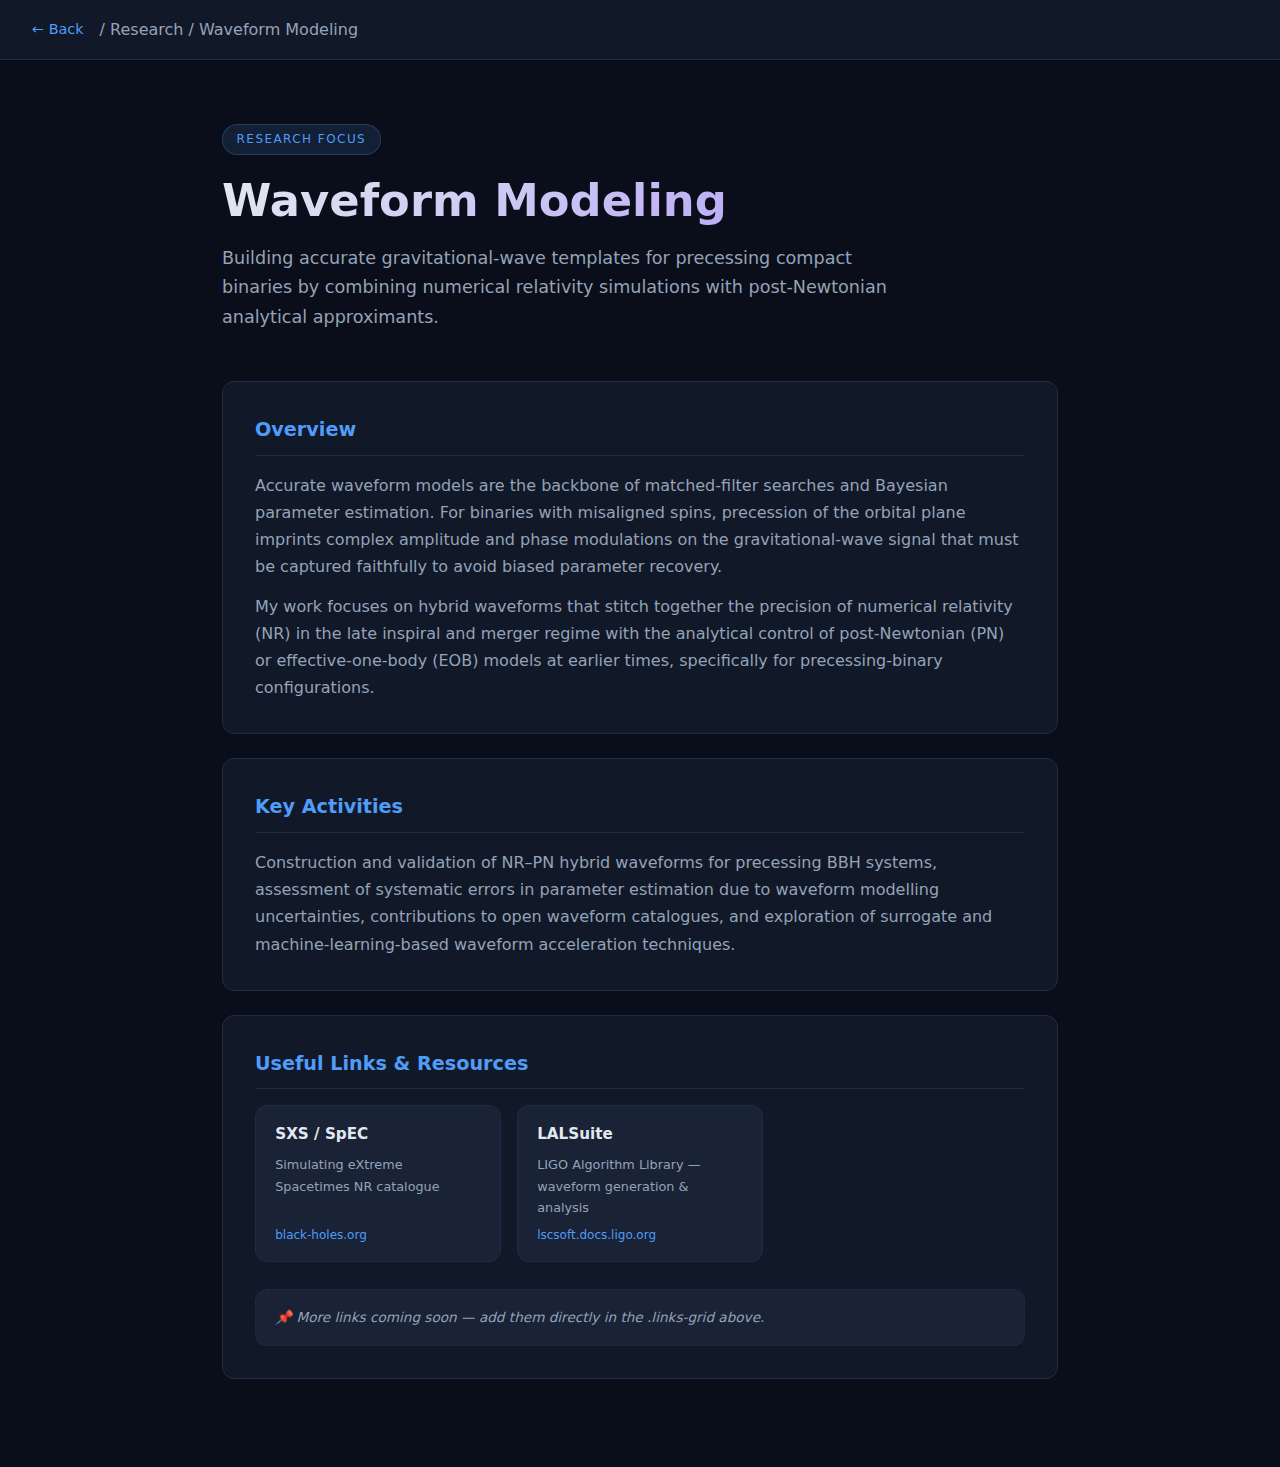
<file: pages/waveform-modeling.html>
<!DOCTYPE html>
<html lang="en">
<head>
  <meta charset="UTF-8" />
  <meta name="viewport" content="width=device-width, initial-scale=1.0" />
  <title>Waveform Modeling – Research</title>
  <link rel="stylesheet" href="research-page.css" />
</head>
<body>

  <nav class="top-nav">
    <a href="../index.html" class="back-btn">&#8592; Back</a>
    <span class="nav-title">/ Research / Waveform Modeling</span>
  </nav>

  <header class="page-hero">
    <span class="tag">Research Focus</span>
    <h1>Waveform Modeling</h1>
    <p class="lead">
      Building accurate gravitational-wave templates for precessing compact binaries
      by combining numerical relativity simulations with post-Newtonian analytical
      approximants.
    </p>
  </header>

  <main class="page-content">

    <div class="content-block">
      <h2>Overview</h2>
      <p>
        Accurate waveform models are the backbone of matched-filter searches and
        Bayesian parameter estimation. For binaries with misaligned spins,
        precession of the orbital plane imprints complex amplitude and phase
        modulations on the gravitational-wave signal that must be captured
        faithfully to avoid biased parameter recovery.
      </p>
      <p>
        My work focuses on hybrid waveforms that stitch together the precision
        of numerical relativity (NR) in the late inspiral and merger regime
        with the analytical control of post-Newtonian (PN) or
        effective-one-body (EOB) models at earlier times, specifically for
        precessing-binary configurations.
      </p>
    </div>

    <div class="content-block">
      <h2>Key Activities</h2>
      <p>
        Construction and validation of NR–PN hybrid waveforms for precessing
        BBH systems, assessment of systematic errors in parameter estimation
        due to waveform modelling uncertainties, contributions to open waveform
        catalogues, and exploration of surrogate and machine-learning-based
        waveform acceleration techniques.
      </p>
    </div>

    <!-- ═══════════════════════════════════════════
         LINKS SECTION
    ══════════════════════════════════════════════ -->
    <div class="content-block">
      <h2>Useful Links &amp; Resources</h2>
      <div class="links-grid">

        <a href="https://www.black-holes.org/code/SpEC.html" target="_blank" class="link-card">
          <span class="link-name">SXS / SpEC</span>
          <span class="link-desc">Simulating eXtreme Spacetimes NR catalogue</span>
          <span class="link-url">black-holes.org</span>
        </a>

        <a href="https://lscsoft.docs.ligo.org/lalsuite/" target="_blank" class="link-card">
          <span class="link-name">LALSuite</span>
          <span class="link-desc">LIGO Algorithm Library — waveform generation &amp; analysis</span>
          <span class="link-url">lscsoft.docs.ligo.org</span>
        </a>

        <!-- ✏️ Add more link cards here -->

      </div>
      <br>
      <p class="placeholder-note">
        📌 More links coming soon — add them directly in the .links-grid above.
      </p>
    </div>

  </main>
</body>
</html>
</file>
<file: assets/css/style.css>
/* This is file where i set up styles for my webpages and call this file */
body { background-color: black; color: white; }
h1 { color: gray; text-align: center; }
.callout{
    color: gray;
    font-style: italic;
    margin-left: 20px;
    }
#pageTitle {color: red; font-weight: bold;}   
.bold-red { font-weight: bold; color: red; }
</file>
<file: pages/research-page.css>
/* =============================================
   Research Pages – Shared Stylesheet
   ============================================= */

:root {
  --bg:         #0a0e1a;
  --surface:    #111827;
  --surface2:   #1a2235;
  --border:     #1e2d45;
  --accent:     #4f9cf9;
  --accent2:    #a78bfa;
  --text:       #e2e8f0;
  --muted:      #94a3b8;
  --radius:     12px;
}

*, *::before, *::after { box-sizing: border-box; margin: 0; padding: 0; }

body {
  font-family: 'Segoe UI', system-ui, sans-serif;
  background: var(--bg);
  color: var(--text);
  min-height: 100vh;
  line-height: 1.7;
}

/* ── Nav bar ───────────────────────────────── */
.top-nav {
  display: flex;
  align-items: center;
  gap: 1rem;
  padding: 1rem 2rem;
  background: var(--surface);
  border-bottom: 1px solid var(--border);
  position: sticky;
  top: 0;
  z-index: 100;
}

.back-btn {
  display: inline-flex;
  align-items: center;
  gap: 0.4rem;
  color: var(--accent);
  text-decoration: none;
  font-size: 0.9rem;
  transition: opacity .2s;
}
.back-btn:hover { opacity: .7; }

.nav-title {
  font-size: 1rem;
  color: var(--muted);
}

/* ── Hero ──────────────────────────────────── */
.page-hero {
  padding: 4rem 2rem 3rem;
  max-width: 900px;
  margin: 0 auto;
}

.page-hero .tag {
  display: inline-block;
  font-size: 0.75rem;
  letter-spacing: .12em;
  text-transform: uppercase;
  color: var(--accent);
  background: rgba(79,156,249,.12);
  border: 1px solid rgba(79,156,249,.25);
  border-radius: 999px;
  padding: .25rem .85rem;
  margin-bottom: 1.2rem;
}

.page-hero h1 {
  font-size: clamp(1.8rem, 4vw, 2.8rem);
  font-weight: 700;
  line-height: 1.2;
  margin-bottom: 1rem;
  background: linear-gradient(135deg, var(--text) 0%, var(--accent2) 100%);
  -webkit-background-clip: text;
  -webkit-text-fill-color: transparent;
  background-clip: text;
}

.page-hero .lead {
  font-size: 1.1rem;
  color: var(--muted);
  max-width: 680px;
}

/* ── Main content container ────────────────── */
.page-content {
  max-width: 900px;
  margin: 0 auto;
  padding: 0 2rem 4rem;
}

/* ── Section blocks ────────────────────────── */
.content-block {
  background: var(--surface);
  border: 1px solid var(--border);
  border-radius: var(--radius);
  padding: 2rem;
  margin-bottom: 1.5rem;
}

.content-block h2 {
  font-size: 1.2rem;
  color: var(--accent);
  margin-bottom: 1rem;
  padding-bottom: .5rem;
  border-bottom: 1px solid var(--border);
}

.content-block p {
  color: var(--muted);
  margin-bottom: .75rem;
}
.content-block p:last-child { margin-bottom: 0; }

/* ── Links grid ────────────────────────────── */
.links-grid {
  display: grid;
  grid-template-columns: repeat(auto-fill, minmax(240px, 1fr));
  gap: 1rem;
  margin-top: 1rem;
}

.link-card {
  display: flex;
  flex-direction: column;
  gap: .35rem;
  background: var(--surface2);
  border: 1px solid var(--border);
  border-radius: var(--radius);
  padding: 1rem 1.2rem;
  text-decoration: none;
  transition: border-color .2s, transform .2s;
}
.link-card:hover {
  border-color: var(--accent);
  transform: translateY(-2px);
}
.link-card .link-name {
  font-weight: 600;
  color: var(--text);
  font-size: .95rem;
}
.link-card .link-desc {
  font-size: .8rem;
  color: var(--muted);
}
.link-card .link-url {
  font-size: .75rem;
  color: var(--accent);
  margin-top: auto;
  word-break: break-all;
}

/* ── Placeholder note ──────────────────────── */
.placeholder-note {
  display: flex;
  align-items: center;
  gap: .6rem;
  font-size: .85rem;
  color: var(--muted);
  background: var(--surface2);
  border: 1px dashed var(--border);
  border-radius: var(--radius);
  padding: 1rem 1.2rem;
  font-style: italic;
}
</file>
